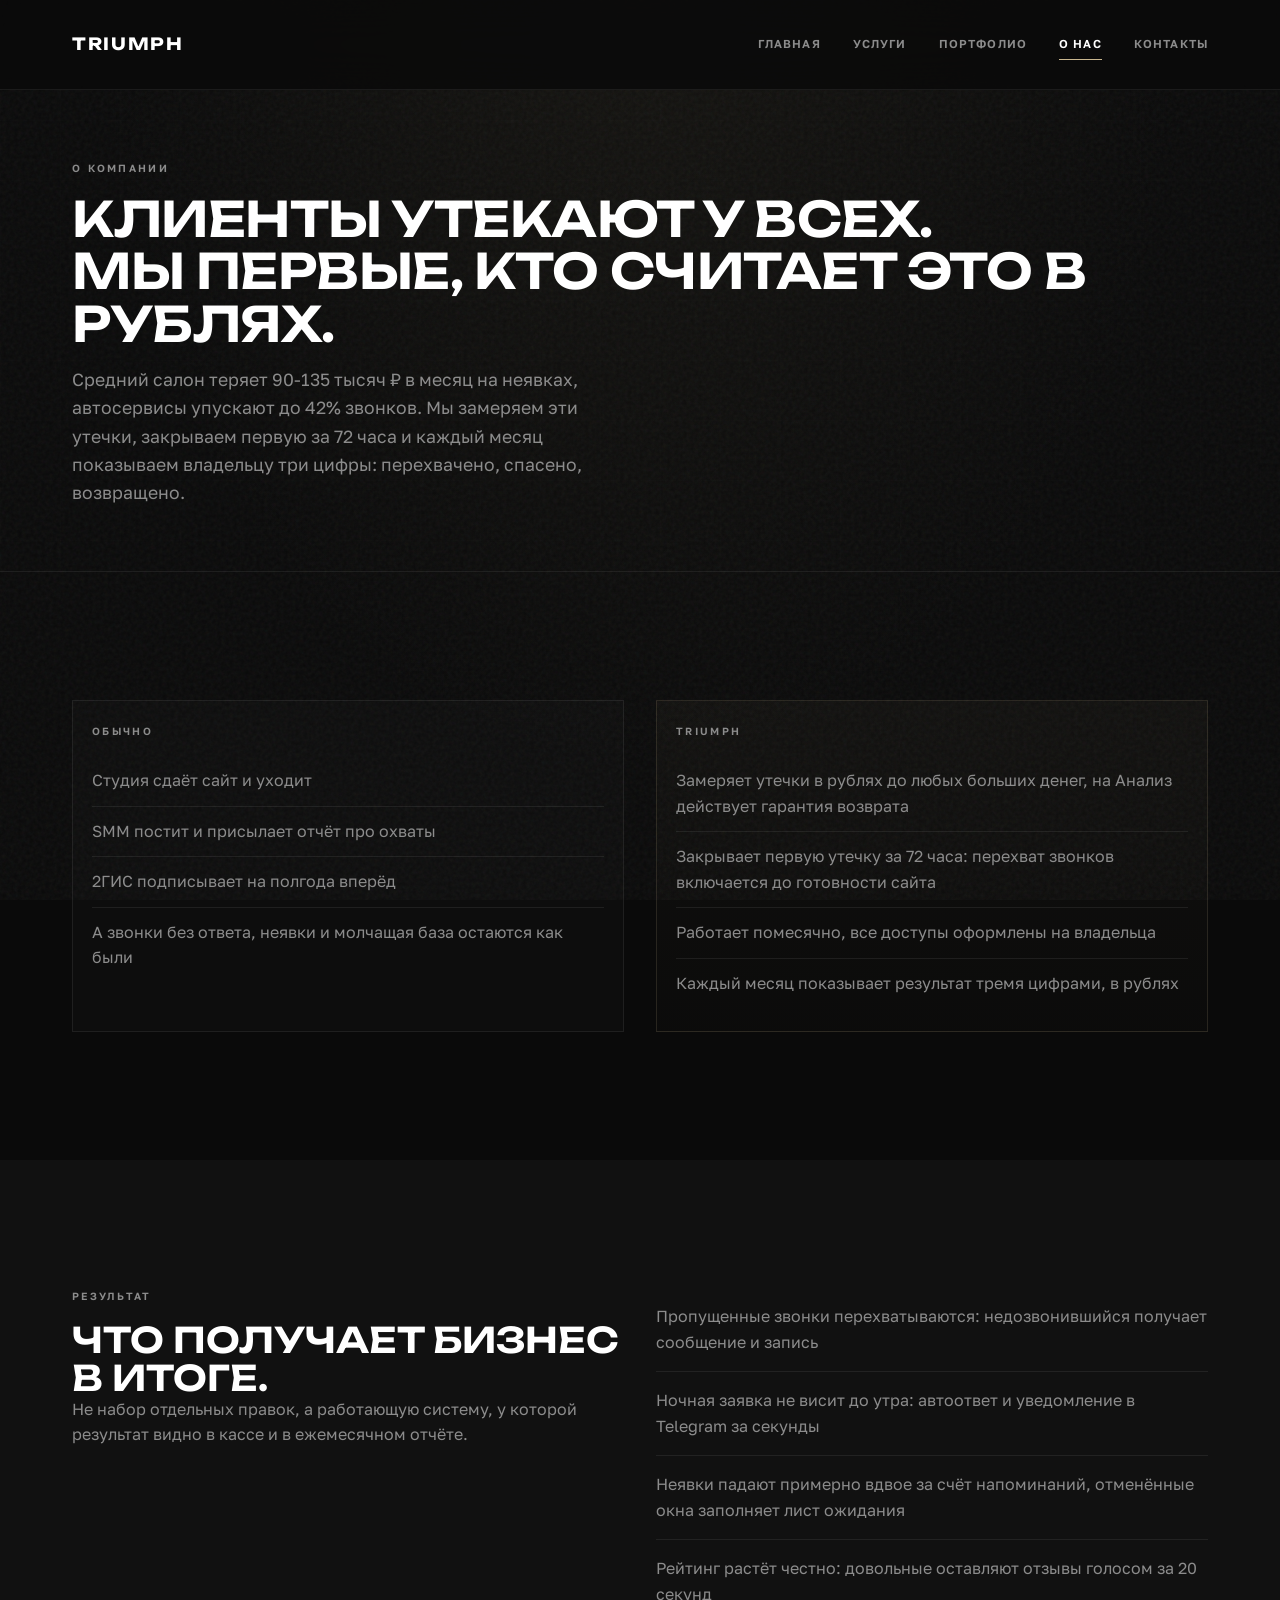
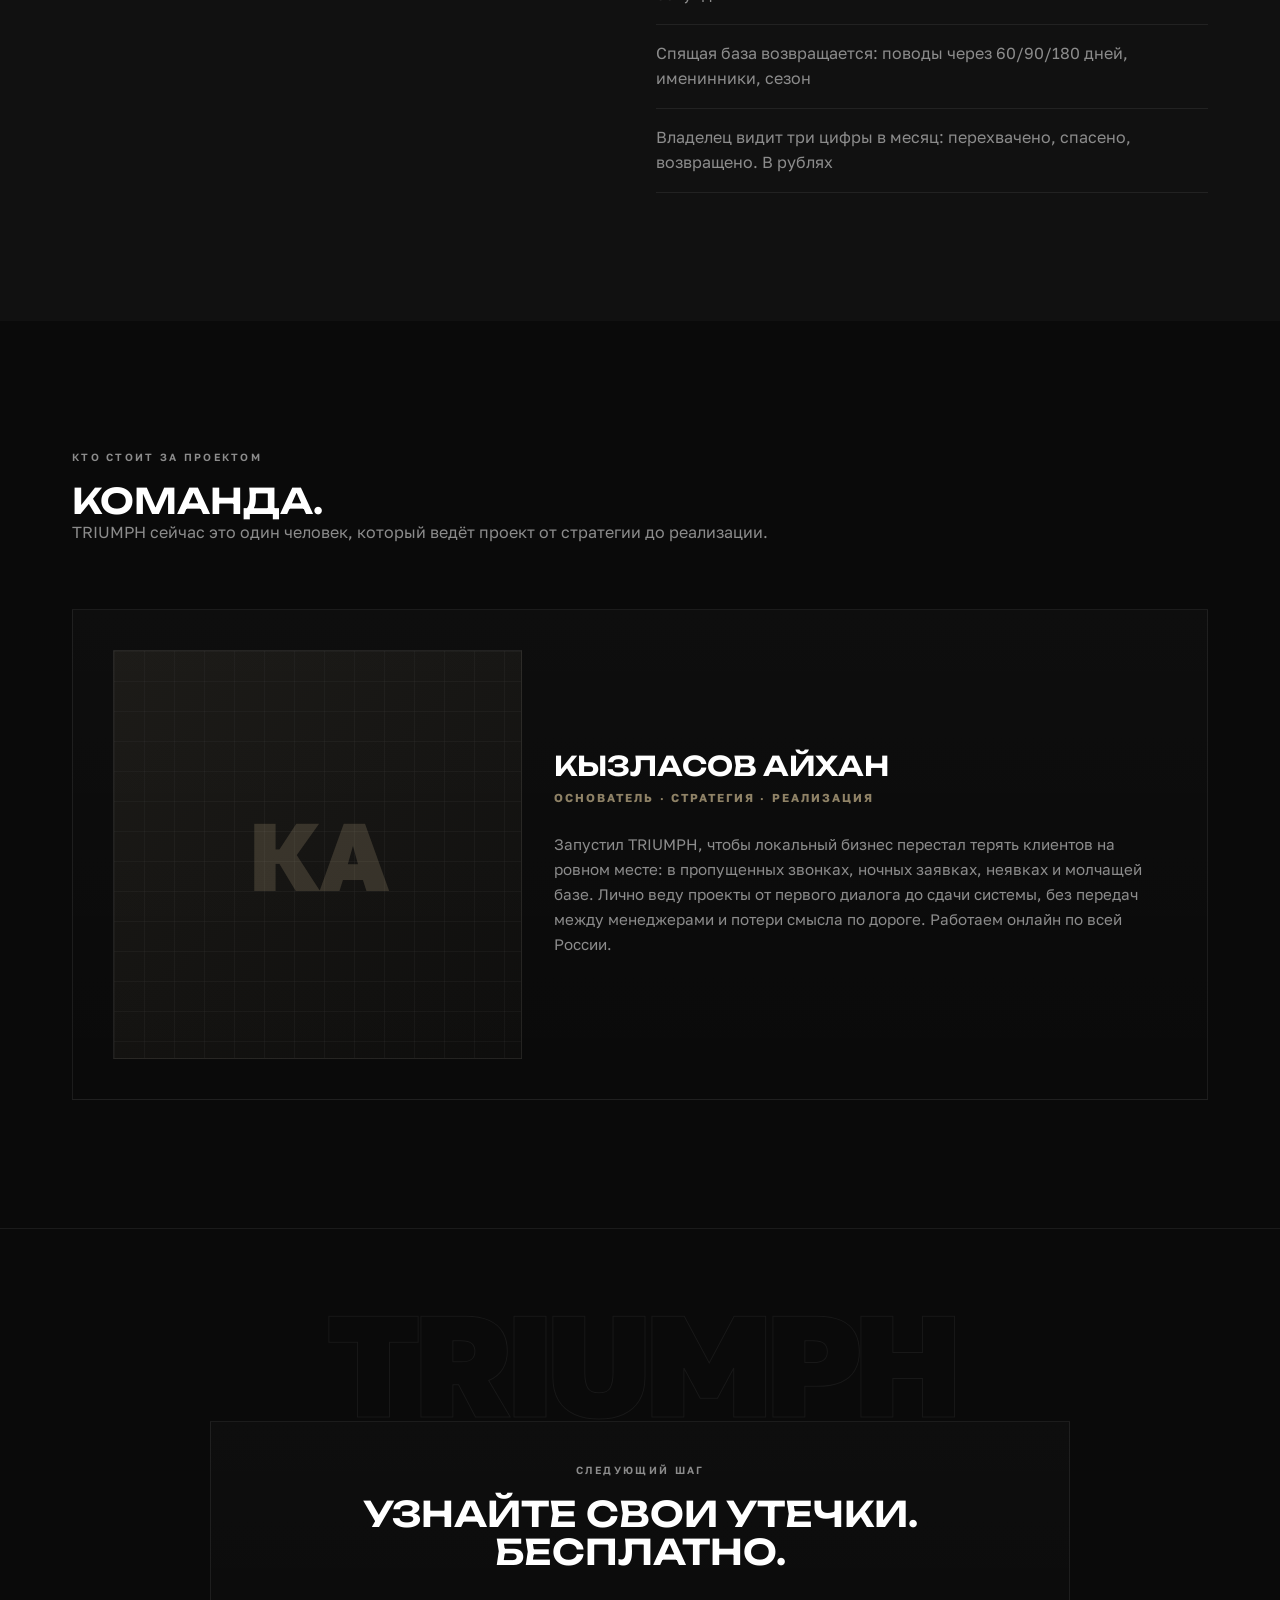
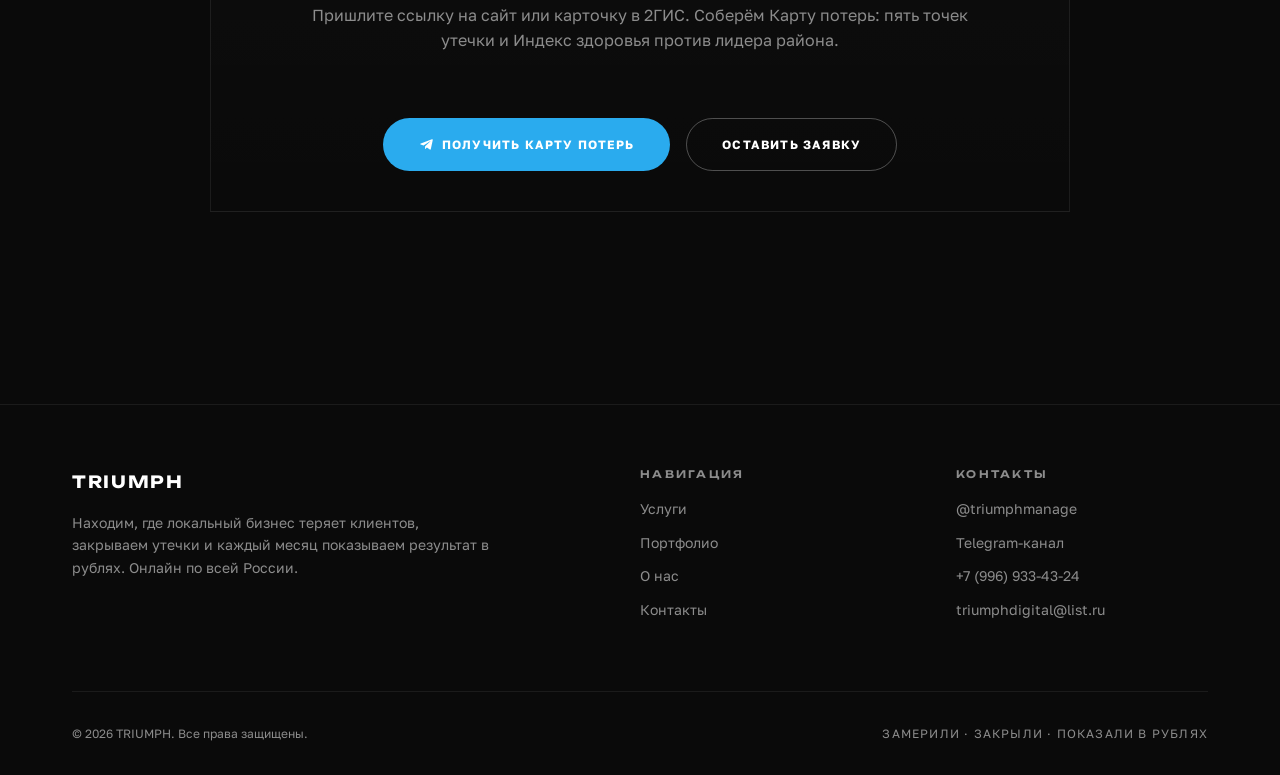
<file: about.html>
<!DOCTYPE html>
<html lang="ru">
<head>
  <meta charset="UTF-8">
  <meta name="viewport" content="width=device-width, initial-scale=1.0">
  <title>О нас | TRIUMPH: кто стоит за проектом</title>
  <meta name="description" content="TRIUMPH находит, где локальный бизнес теряет клиентов, закрывает утечки и показывает результат в рублях. Первая закрытая утечка за 72 часа, отчёт тремя цифрами каждый месяц, все доступы у владельца.">
  <meta name="robots" content="index,follow">
  <meta name="theme-color" content="#0a0a0a">
  <meta name="format-detection" content="telephone=no">
  <link rel="canonical" href="https://triumph-digital.ru/about.html">
  <meta property="og:type" content="website">
  <meta property="og:locale" content="ru_RU">
  <meta property="og:site_name" content="TRIUMPH">
  <meta property="og:title" content="О нас | TRIUMPH">
  <meta property="og:description" content="TRIUMPH находит, где локальный бизнес теряет клиентов, закрывает утечки и показывает результат в рублях. Отчёт тремя цифрами каждый месяц.">
  <meta property="og:url" content="https://triumph-digital.ru/about.html">
  <meta property="og:image" content="https://triumph-digital.ru/og-image.png">
  <meta property="og:image:width" content="1200">
  <meta property="og:image:height" content="630">
  <meta name="twitter:card" content="summary_large_image">
  <meta name="twitter:title" content="О нас | TRIUMPH">
  <meta name="twitter:description" content="TRIUMPH находит, где локальный бизнес теряет клиентов, закрывает утечки и показывает результат в рублях. Отчёт тремя цифрами каждый месяц.">
  <meta name="twitter:image" content="https://triumph-digital.ru/og-image.png">
  <link rel="icon" href="favicon.svg" type="image/svg+xml">
  <link rel="preconnect" href="https://fonts.googleapis.com">
  <link rel="preconnect" href="https://fonts.gstatic.com" crossorigin>
  <link rel="stylesheet" href="https://fonts.googleapis.com/css2?family=Unbounded:wght@500;600;700&family=Golos+Text:wght@400;500;600;700&display=swap">
  <link rel="stylesheet" href="css/style.css?v=8">
</head>
<body>
  <nav>
    <div class="container nav-inner">
      <a href="index.html" class="logo">TRIUMPH</a>
      <div class="nav-links" id="navLinks">
        <a href="index.html">Главная</a>
        <a href="services.html">Услуги</a>
        <a href="portfolio.html">Портфолио</a>
        <a href="about.html" class="active">О нас</a>
        <a href="contact.html">Контакты</a>
      </div>
      <button class="burger" id="burger" aria-label="Меню"><span></span><span></span><span></span></button>
    </div>
  </nav>

  <main>
    <section class="page-hero">
      <div class="container">
        <span class="eyebrow">О компании</span>
        <h1 class="page-hero-title">КЛИЕНТЫ УТЕКАЮТ У ВСЕХ.<br>МЫ ПЕРВЫЕ, КТО СЧИТАЕТ ЭТО В РУБЛЯХ.</h1>
        <p class="page-hero-text">Средний салон теряет 90-135 тысяч ₽ в месяц на неявках, автосервисы упускают до 42% звонков. Мы замеряем эти утечки, закрываем первую за 72 часа и каждый месяц показываем владельцу три цифры: перехвачено, спасено, возвращено.</p>
      </div>
    </section>

    <section>
      <div class="container">
        <div class="why-compare">
          <div class="why-box left reveal">
            <span class="eyebrow">Обычно</span>
            <ul class="text-body">
              <li>Студия сдаёт сайт и уходит</li>
              <li>SMM постит и присылает отчёт про охваты</li>
              <li>2ГИС подписывает на полгода вперёд</li>
              <li>А звонки без ответа, неявки и молчащая база остаются как были</li>
            </ul>
          </div>
          <div class="why-box right reveal reveal-delay-1">
            <span class="eyebrow">TRIUMPH</span>
            <ul class="text-body">
              <li>Замеряет утечки в рублях до любых больших денег, на Анализ действует гарантия возврата</li>
              <li>Закрывает первую утечку за 72 часа: перехват звонков включается до готовности сайта</li>
              <li>Работает помесячно, все доступы оформлены на владельца</li>
              <li>Каждый месяц показывает результат тремя цифрами, в рублях</li>
            </ul>
          </div>
        </div>
      </div>
    </section>

    <section class="problem-section">
      <div class="container grid-2" style="align-items: start;">
        <div class="reveal">
          <div class="section-header left">
            <span class="eyebrow">Результат</span>
            <h2 class="text-h2">ЧТО ПОЛУЧАЕТ БИЗНЕС В ИТОГЕ.</h2>
            <p class="text-body">Не набор отдельных правок, а работающую систему, у которой результат видно в кассе и в ежемесячном отчёте.</p>
          </div>
        </div>
        <div class="reveal reveal-delay-1">
          <ul class="results-list text-body">
            <li>Пропущенные звонки перехватываются: недозвонившийся получает сообщение и запись</li>
            <li>Ночная заявка не висит до утра: автоответ и уведомление в Telegram за секунды</li>
            <li>Неявки падают примерно вдвое за счёт напоминаний, отменённые окна заполняет лист ожидания</li>
            <li>Рейтинг растёт честно: довольные оставляют отзывы голосом за 20 секунд</li>
            <li>Спящая база возвращается: поводы через 60/90/180 дней, именинники, сезон</li>
            <li>Владелец видит три цифры в месяц: перехвачено, спасено, возвращено. В рублях</li>
          </ul>
        </div>
      </div>
    </section>

    <section>
      <div class="container">
        <div class="section-header left reveal">
          <span class="eyebrow">Кто стоит за проектом</span>
          <h2 class="text-h2">КОМАНДА.</h2>
          <p class="text-body">TRIUMPH сейчас это один человек, который ведёт проект от стратегии до реализации.</p>
        </div>
        <div class="founder-card reveal reveal-delay-1">
          <div class="founder-portrait">
            <span>КА</span>
          </div>
          <div>
            <h3 class="founder-name">Кызласов Айхан</h3>
            <span class="founder-role">Основатель · Стратегия · Реализация</span>
            <p class="founder-bio">
              Запустил TRIUMPH, чтобы локальный бизнес перестал терять клиентов на ровном месте: в пропущенных звонках, ночных заявках, неявках и молчащей базе. Лично веду проекты от первого диалога до сдачи системы, без передач между менеджерами и потери смысла по дороге. Работаем онлайн по всей России.
            </p>
          </div>
        </div>
      </div>
    </section>

    <section class="final-cta">
      <div class="container">
        <div class="final-cta-inner reveal">
          <span class="eyebrow">Следующий шаг</span>
          <h2 class="text-h2" style="margin-bottom: var(--space-md);">УЗНАЙТЕ СВОИ УТЕЧКИ. БЕСПЛАТНО.</h2>
          <p class="text-body" style="max-width: 680px; margin: 0 auto var(--space-lg);">
            Пришлите ссылку на сайт или карточку в 2ГИС. Соберём Карту потерь: пять точек утечки и Индекс здоровья против лидера района.
          </p>
          <div class="hero-actions" style="justify-content:center;">
            <a href="https://t.me/triumphmanage" class="btn btn-telegram" target="_blank" rel="noopener"><svg viewBox="0 0 24 24"><path d="M20.665 3.717l-17.73 6.837c-1.21.486-1.203 1.161-.222 1.462l4.552 1.42 10.532-6.645c.498-.303.953-.14.579.192l-8.533 7.701h-.002l.002.001-.314 4.692c.46 0 .663-.211.921-.46l2.211-2.15 4.599 3.397c.848.467 1.457.227 1.668-.785l3.019-14.228c.309-1.239-.473-1.8-1.282-1.434z"/></svg>Получить Карту потерь</a>
            <a href="contact.html" class="btn btn-outline">Оставить заявку</a>
          </div>
        </div>
      </div>
    </section>
  </main>

  <footer>
    <div class="container">
      <div class="footer-grid">
        <div class="footer-col">
          <a href="index.html" class="logo" style="display:block; margin-bottom: var(--space-sm);">TRIUMPH</a>
          <p class="text-body-sm footer-lead">Находим, где локальный бизнес теряет клиентов, закрываем утечки и каждый месяц показываем результат в рублях. Онлайн по всей России.</p>
        </div>
        <div class="footer-col">
          <h5 class="eyebrow">Навигация</h5>
          <ul class="text-body-sm">
            <li><a href="services.html">Услуги</a></li>
            <li><a href="portfolio.html">Портфолио</a></li>
            <li><a href="about.html">О нас</a></li>
            <li><a href="contact.html">Контакты</a></li>
          </ul>
        </div>
        <div class="footer-col">
          <h5 class="eyebrow">Контакты</h5>
          <ul class="text-body-sm">
            <li><a href="https://t.me/triumphmanage" target="_blank" rel="noopener">@triumphmanage</a></li>
            <li><a href="https://t.me/triumphdigital" target="_blank" rel="noopener">Telegram-канал</a></li>
            <li><a href="tel:+79969334324">+7 (996) 933-43-24</a></li>
            <li><a href="mailto:triumphdigital@list.ru">triumphdigital@list.ru</a></li>
          </ul>
        </div>
      </div>
      <div class="footer-bottom">
        <span>&copy; 2026 TRIUMPH. Все права защищены.</span>
        <span style="letter-spacing: 0.1em; text-transform: uppercase;">Замерили · Закрыли · Показали в рублях</span>
      </div>
    </div>
  </footer>

  <script src="js/main.js?v=8" defer></script>
</body>
</html>
</file>
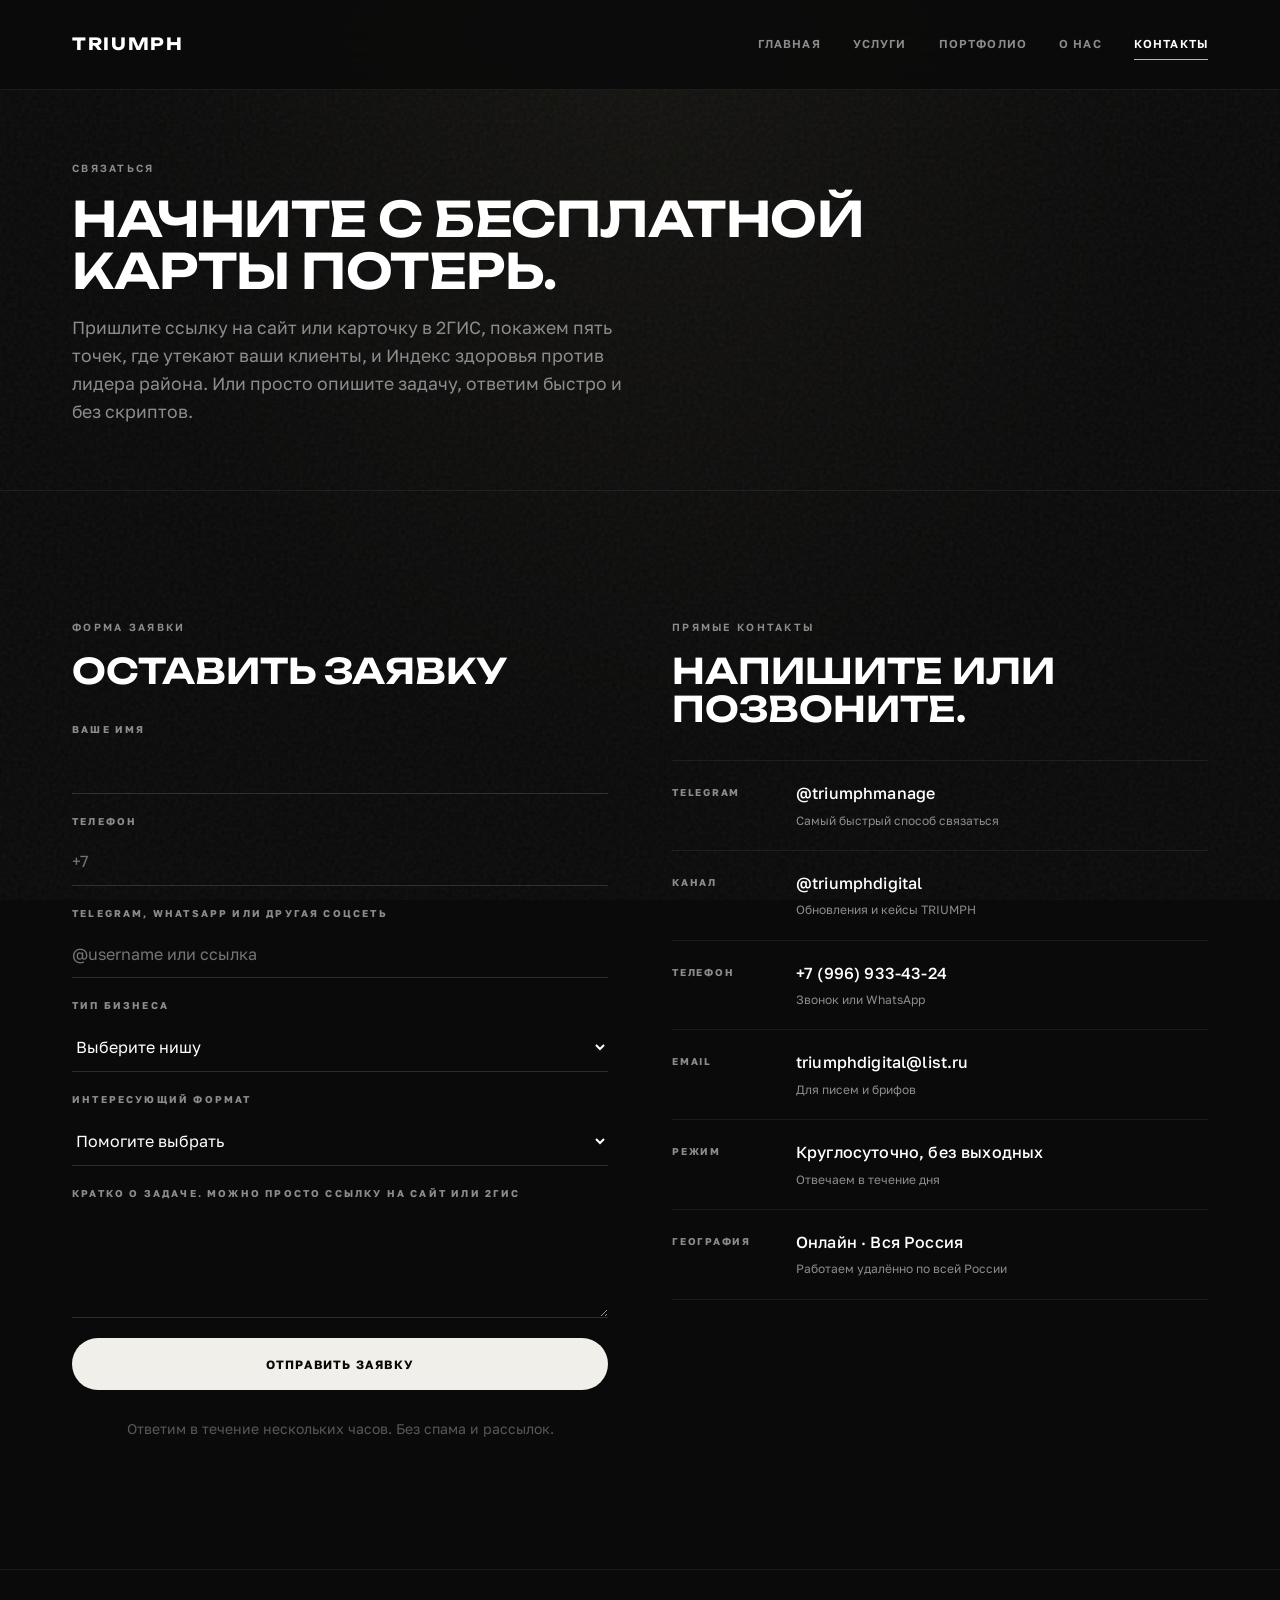
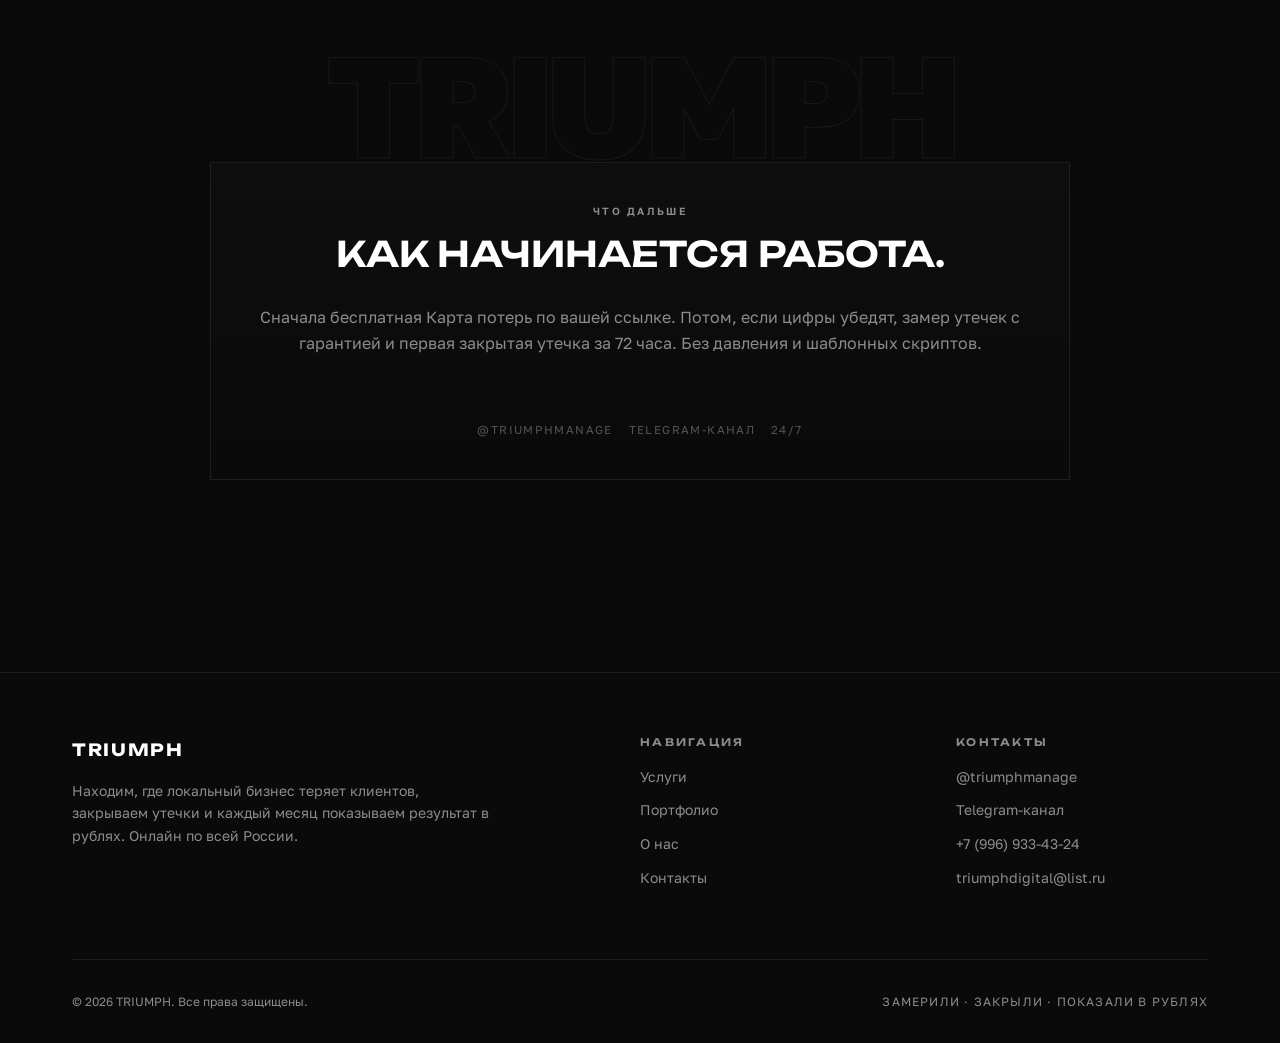
<file: contact.html>
<!DOCTYPE html>
<html lang="ru">
<head>
  <meta charset="UTF-8">
  <meta name="viewport" content="width=device-width, initial-scale=1.0">
  <title>Контакты TRIUMPH | Получить Карту потерь</title>
  <meta name="description" content="Напишите или оставьте заявку в TRIUMPH. Пришлите ссылку на сайт или карточку в 2ГИС, соберём бесплатную Карту потерь: пять точек утечки и Индекс здоровья против лидера района. Отвечаем за минуты, без скриптов.">
  <meta name="robots" content="index,follow">
  <meta name="theme-color" content="#0a0a0a">
  <meta name="format-detection" content="telephone=no">
  <link rel="canonical" href="https://triumph-digital.ru/contact.html">
  <meta property="og:type" content="website">
  <meta property="og:locale" content="ru_RU">
  <meta property="og:site_name" content="TRIUMPH">
  <meta property="og:title" content="Контакты TRIUMPH">
  <meta property="og:description" content="Оставьте заявку или напишите напрямую. Бесплатная Карта потерь по ссылке на ваш сайт или карточку в 2ГИС. Отвечаем за минуты.">
  <meta property="og:url" content="https://triumph-digital.ru/contact.html">
  <meta property="og:image" content="https://triumph-digital.ru/og-image.png">
  <meta property="og:image:width" content="1200">
  <meta property="og:image:height" content="630">
  <meta name="twitter:card" content="summary_large_image">
  <meta name="twitter:title" content="Контакты TRIUMPH">
  <meta name="twitter:description" content="Оставьте заявку или напишите напрямую. Бесплатная Карта потерь по ссылке на ваш сайт или карточку в 2ГИС. Отвечаем за минуты.">
  <meta name="twitter:image" content="https://triumph-digital.ru/og-image.png">
  <link rel="icon" href="favicon.svg" type="image/svg+xml">
  <link rel="preconnect" href="https://fonts.googleapis.com">
  <link rel="preconnect" href="https://fonts.gstatic.com" crossorigin>
  <link rel="stylesheet" href="https://fonts.googleapis.com/css2?family=Unbounded:wght@500;600;700&family=Golos+Text:wght@400;500;600;700&display=swap">
  <link rel="stylesheet" href="css/style.css?v=8">
</head>
<body>
  <nav>
    <div class="container nav-inner">
      <a href="index.html" class="logo">TRIUMPH</a>
      <div class="nav-links" id="navLinks">
        <a href="index.html">Главная</a>
        <a href="services.html">Услуги</a>
        <a href="portfolio.html">Портфолио</a>
        <a href="about.html">О нас</a>
        <a href="contact.html" class="active">Контакты</a>
      </div>
      <button class="burger" id="burger" aria-label="Меню"><span></span><span></span><span></span></button>
    </div>
  </nav>

  <main>
    <section class="page-hero">
      <div class="container">
        <span class="eyebrow">Связаться</span>
        <h1 class="page-hero-title">НАЧНИТЕ С БЕСПЛАТНОЙ<br>КАРТЫ ПОТЕРЬ.</h1>
        <p class="page-hero-text">Пришлите ссылку на сайт или карточку в 2ГИС, покажем пять точек, где утекают ваши клиенты, и Индекс здоровья против лидера района. Или просто опишите задачу, ответим быстро и без скриптов.</p>
      </div>
    </section>

    <section>
      <div class="container">
        <div class="contact-grid">
          <div class="reveal">
            <span class="eyebrow">Форма заявки</span>
            <h2 class="text-h2" style="margin-bottom: var(--space-md);">ОСТАВИТЬ ЗАЯВКУ</h2>
            <form class="contact-form" id="contactForm" novalidate>
              <div aria-hidden="true" style="position:absolute;left:-9999px;top:-9999px;width:1px;height:1px;overflow:hidden;">
                <label for="company">Не заполняйте это поле</label>
                <input type="text" id="company" name="company" tabindex="-1" autocomplete="off">
              </div>
              <div class="form-group">
                <label for="name">Ваше имя</label>
                <input type="text" id="name" name="name" required>
                <span class="form-error" id="nameError">Введите имя</span>
              </div>
              <div class="form-group">
                <label for="phone">Телефон</label>
                <input type="tel" id="phone" name="phone" placeholder="+7" required>
                <span class="form-error" id="phoneError">Введите телефон</span>
              </div>
              <div class="form-group">
                <label for="social">Telegram, WhatsApp или другая соцсеть</label>
                <input type="text" id="social" name="social" placeholder="@username или ссылка">
              </div>
              <div class="form-group">
                <label for="business">Тип бизнеса</label>
                <select id="business" name="business">
                  <option value="">Выберите нишу</option>
                  <option value="beauty">Салон красоты / эстетика</option>
                  <option value="detailing">Детейлинг</option>
                  <option value="auto">Автосервис</option>
                  <option value="other">Другое</option>
                </select>
              </div>
              <div class="form-group">
                <label for="package">Интересующий формат</label>
                <select id="package" name="package">
                  <option value="">Помогите выбрать</option>
                  <option value="map">Карта потерь (бесплатно)</option>
                  <option value="analysis">Анализ, 12 000 ₽, с гарантией</option>
                  <option value="base">Основа, 39 000 ₽</option>
                  <option value="system">Система, 99 000 ₽</option>
                  <option value="support">Сопровождение, 29 000 ₽/мес</option>
                </select>
              </div>
              <div class="form-group">
                <label for="message">Кратко о задаче. Можно просто ссылку на сайт или 2ГИС</label>
                <textarea id="message" name="message" rows="4"></textarea>
              </div>
              <button type="submit" class="btn btn-primary" id="submitBtn" style="width:100%;">Отправить заявку</button>
              <p class="text-body-sm" style="margin-top: 0.5rem; text-align: center; opacity: 0.6;">Ответим в течение нескольких часов. Без спама и рассылок.</p>
              <div class="form-success" id="formSuccess">Заявка отправлена. Свяжемся в ближайшее время.</div>
            </form>
          </div>

          <div class="reveal reveal-delay-1">
            <span class="eyebrow">Прямые контакты</span>
            <h2 class="text-h2" style="margin-bottom: var(--space-md);">НАПИШИТЕ ИЛИ ПОЗВОНИТЕ.</h2>
            <ul class="contact-info-list">
              <li class="contact-info-item">
                <span class="contact-info-label">Telegram</span>
                <span class="contact-info-value">
                  <a href="https://t.me/triumphmanage" target="_blank" rel="noopener">@triumphmanage</a>
                  <small>Самый быстрый способ связаться</small>
                </span>
              </li>
              <li class="contact-info-item">
                <span class="contact-info-label">Канал</span>
                <span class="contact-info-value">
                  <a href="https://t.me/triumphdigital" target="_blank" rel="noopener">@triumphdigital</a>
                  <small>Обновления и кейсы TRIUMPH</small>
                </span>
              </li>
              <li class="contact-info-item">
                <span class="contact-info-label">Телефон</span>
                <span class="contact-info-value">
                  <a href="tel:+79969334324">+7 (996) 933-43-24</a>
                  <small>Звонок или WhatsApp</small>
                </span>
              </li>
              <li class="contact-info-item">
                <span class="contact-info-label">Email</span>
                <span class="contact-info-value">
                  <a href="mailto:triumphdigital@list.ru">triumphdigital@list.ru</a>
                  <small>Для писем и брифов</small>
                </span>
              </li>
              <li class="contact-info-item">
                <span class="contact-info-label">Режим</span>
                <span class="contact-info-value">
                  Круглосуточно, без выходных
                  <small>Отвечаем в течение дня</small>
                </span>
              </li>
              <li class="contact-info-item">
                <span class="contact-info-label">География</span>
                <span class="contact-info-value">
                  Онлайн · Вся Россия
                  <small>Работаем удалённо по всей России</small>
                </span>
              </li>
            </ul>
          </div>
        </div>
      </div>
    </section>

    <section class="final-cta">
      <div class="container">
        <div class="final-cta-inner reveal">
          <span class="eyebrow">Что дальше</span>
          <h2 class="text-h2" style="margin-bottom: var(--space-md);">КАК НАЧИНАЕТСЯ РАБОТА.</h2>
          <p class="text-body" style="max-width: 760px; margin: 0 auto var(--space-lg);">
            Сначала бесплатная Карта потерь по вашей ссылке. Потом, если цифры убедят, замер утечек с гарантией и первая закрытая утечка за 72 часа. Без давления и шаблонных скриптов.
          </p>
          <div class="final-cta-note">
            <span>@triumphmanage</span>
            <span>Telegram-канал</span>
            <span>24/7</span>
          </div>
        </div>
      </div>
    </section>
  </main>

  <footer>
    <div class="container">
      <div class="footer-grid">
        <div class="footer-col">
          <a href="index.html" class="logo" style="display:block; margin-bottom: var(--space-sm);">TRIUMPH</a>
          <p class="text-body-sm footer-lead">Находим, где локальный бизнес теряет клиентов, закрываем утечки и каждый месяц показываем результат в рублях. Онлайн по всей России.</p>
        </div>
        <div class="footer-col">
          <h5 class="eyebrow">Навигация</h5>
          <ul class="text-body-sm">
            <li><a href="services.html">Услуги</a></li>
            <li><a href="portfolio.html">Портфолио</a></li>
            <li><a href="about.html">О нас</a></li>
            <li><a href="contact.html">Контакты</a></li>
          </ul>
        </div>
        <div class="footer-col">
          <h5 class="eyebrow">Контакты</h5>
          <ul class="text-body-sm">
            <li><a href="https://t.me/triumphmanage" target="_blank" rel="noopener">@triumphmanage</a></li>
            <li><a href="https://t.me/triumphdigital" target="_blank" rel="noopener">Telegram-канал</a></li>
            <li><a href="tel:+79969334324">+7 (996) 933-43-24</a></li>
            <li><a href="mailto:triumphdigital@list.ru">triumphdigital@list.ru</a></li>
          </ul>
        </div>
      </div>
      <div class="footer-bottom">
        <span>&copy; 2026 TRIUMPH. Все права защищены.</span>
        <span style="letter-spacing: 0.1em; text-transform: uppercase;">Замерили · Закрыли · Показали в рублях</span>
      </div>
    </div>
  </footer>

  <script src="js/main.js?v=8" defer></script>
</body>
</html>
</file>
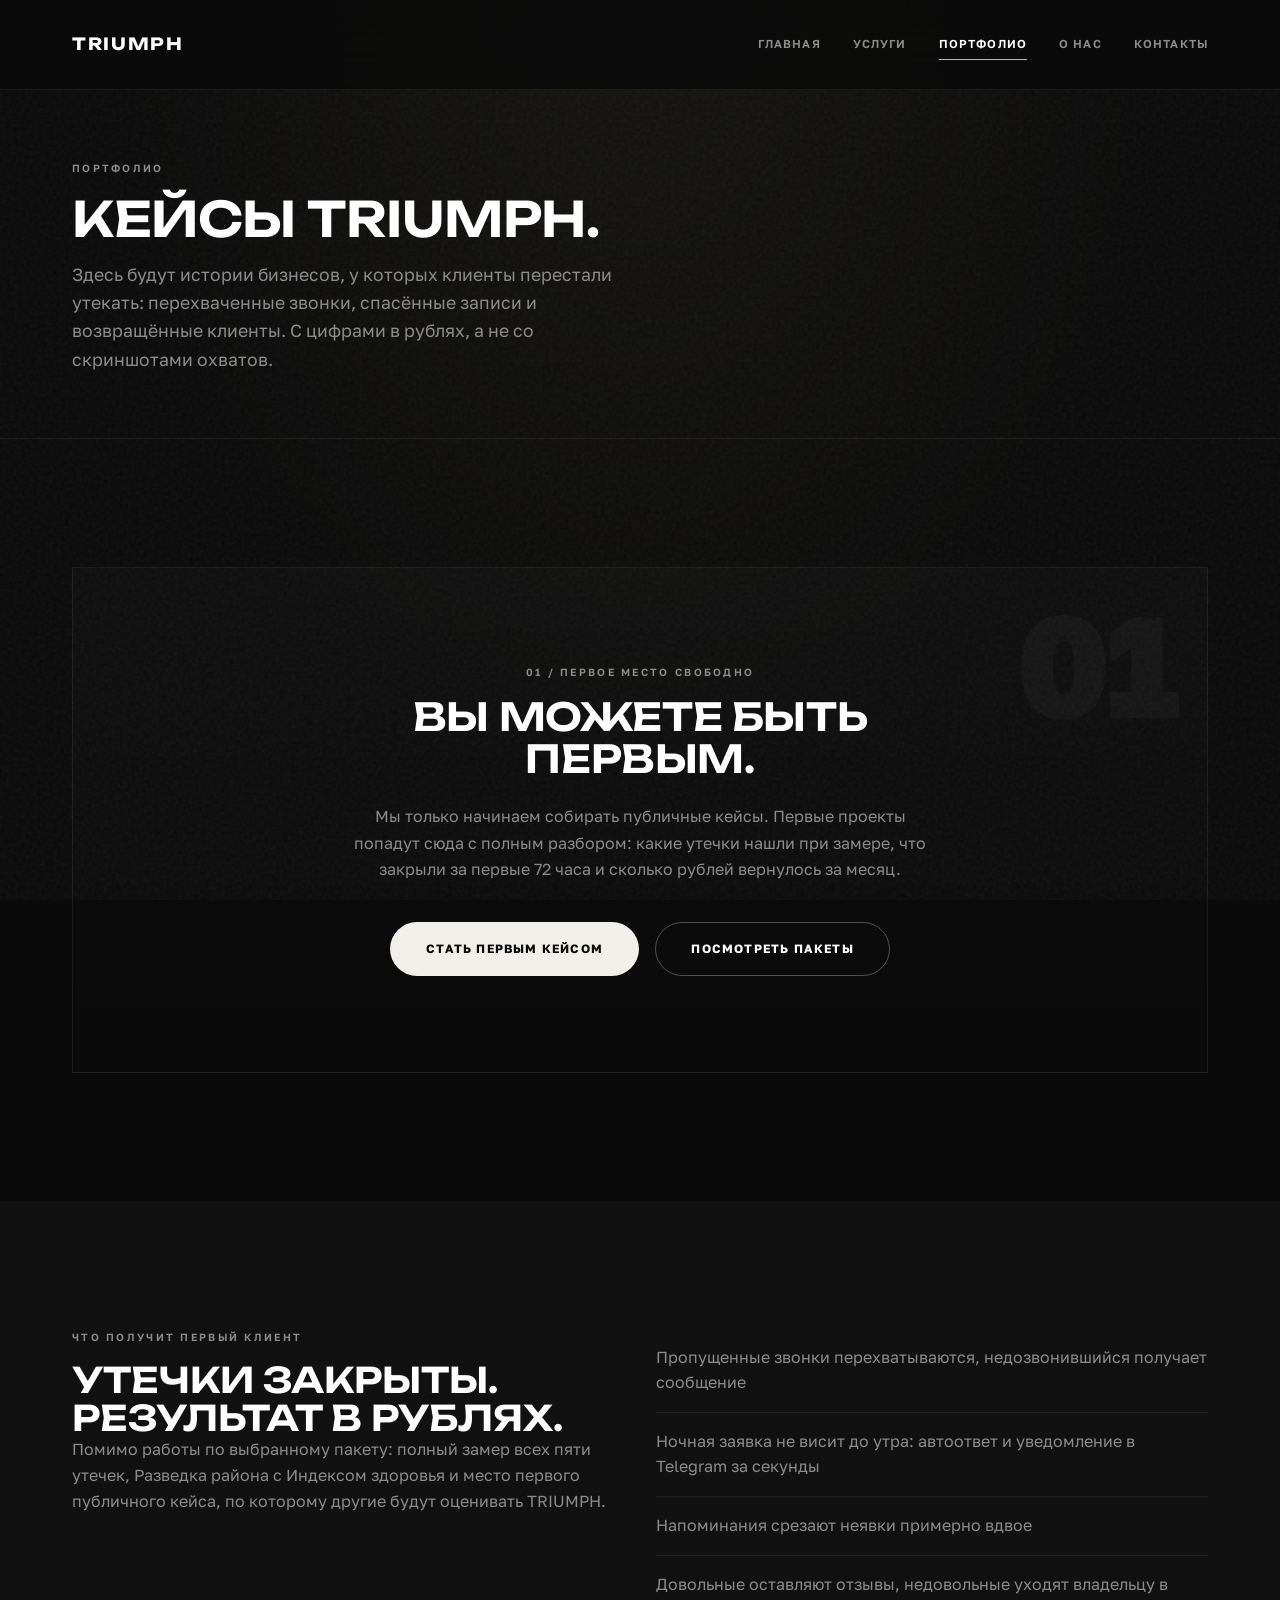
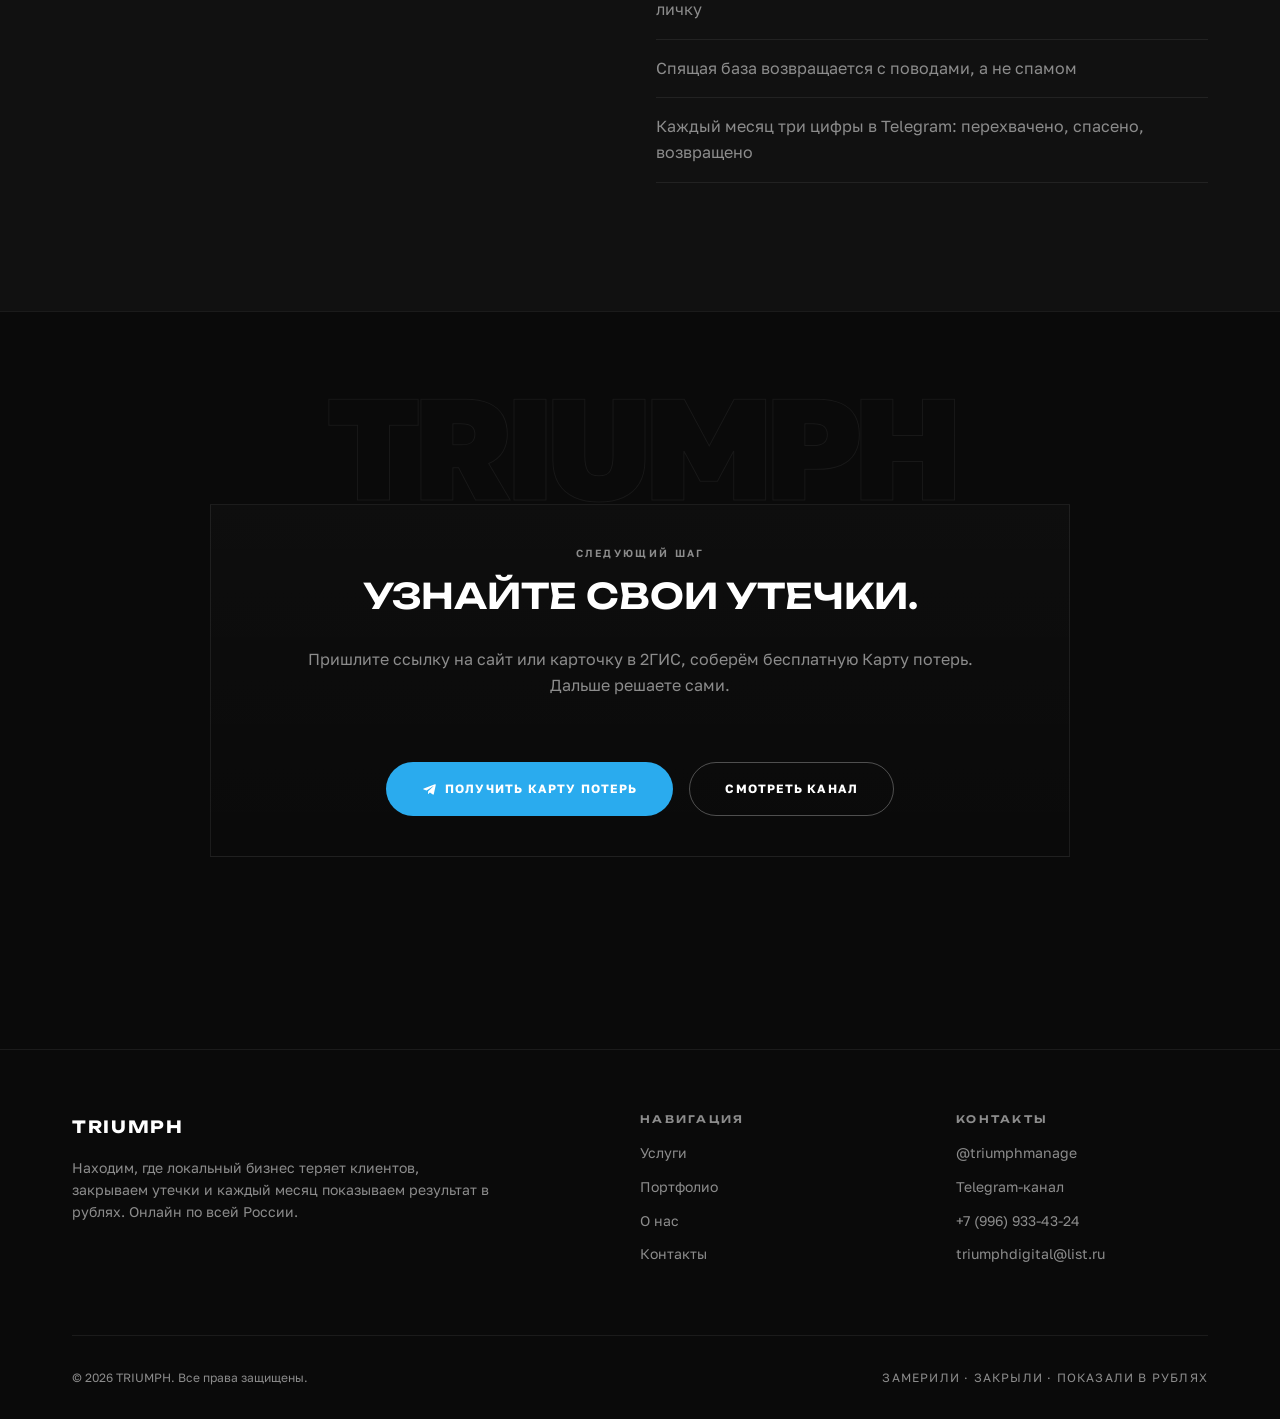
<file: portfolio.html>
<!DOCTYPE html>
<html lang="ru">
<head>
  <meta charset="UTF-8">
  <meta name="viewport" content="width=device-width, initial-scale=1.0">
  <title>Портфолио TRIUMPH | Кейсы и результаты</title>
  <meta name="description" content="Кейсы TRIUMPH: как локальный бизнес закрывает утечки клиентов. Перехваченные звонки, спасённые записи, возвращённые клиенты, всё в рублях. Станьте первым кейсом.">
  <meta name="robots" content="index,follow">
  <meta name="theme-color" content="#0a0a0a">
  <meta name="format-detection" content="telephone=no">
  <link rel="canonical" href="https://triumph-digital.ru/portfolio.html">
  <meta property="og:type" content="website">
  <meta property="og:locale" content="ru_RU">
  <meta property="og:site_name" content="TRIUMPH">
  <meta property="og:title" content="Портфолио TRIUMPH">
  <meta property="og:description" content="Кейсы TRIUMPH: закрытые утечки клиентов в рублях. Перехваченные звонки, спасённые записи, возвращённые клиенты.">
  <meta property="og:url" content="https://triumph-digital.ru/portfolio.html">
  <meta property="og:image" content="https://triumph-digital.ru/og-image.png">
  <meta property="og:image:width" content="1200">
  <meta property="og:image:height" content="630">
  <meta name="twitter:card" content="summary_large_image">
  <meta name="twitter:title" content="Портфолио TRIUMPH">
  <meta name="twitter:description" content="Кейсы TRIUMPH: закрытые утечки клиентов в рублях. Перехваченные звонки, спасённые записи, возвращённые клиенты.">
  <meta name="twitter:image" content="https://triumph-digital.ru/og-image.png">
  <link rel="icon" href="favicon.svg" type="image/svg+xml">
  <link rel="preconnect" href="https://fonts.googleapis.com">
  <link rel="preconnect" href="https://fonts.gstatic.com" crossorigin>
  <link rel="stylesheet" href="https://fonts.googleapis.com/css2?family=Unbounded:wght@500;600;700&family=Golos+Text:wght@400;500;600;700&display=swap">
  <link rel="stylesheet" href="css/style.css?v=8">
</head>
<body>
  <nav>
    <div class="container nav-inner">
      <a href="index.html" class="logo">TRIUMPH</a>
      <div class="nav-links" id="navLinks">
        <a href="index.html">Главная</a>
        <a href="services.html">Услуги</a>
        <a href="portfolio.html" class="active">Портфолио</a>
        <a href="about.html">О нас</a>
        <a href="contact.html">Контакты</a>
      </div>
      <button class="burger" id="burger" aria-label="Меню"><span></span><span></span><span></span></button>
    </div>
  </nav>

  <main>
    <section class="page-hero">
      <div class="container">
        <span class="eyebrow">Портфолио</span>
        <h1 class="page-hero-title">КЕЙСЫ TRIUMPH.</h1>
        <p class="page-hero-text">Здесь будут истории бизнесов, у которых клиенты перестали утекать: перехваченные звонки, спасённые записи и возвращённые клиенты. С цифрами в рублях, а не со скриншотами охватов.</p>
      </div>
    </section>

    <section>
      <div class="container">
        <div class="portfolio-empty reveal">
          <div class="portfolio-empty-content">
            <span class="eyebrow">01 / Первое место свободно</span>
            <h2 class="portfolio-empty-title">ВЫ МОЖЕТЕ БЫТЬ ПЕРВЫМ.</h2>
            <p class="portfolio-empty-text">
              Мы только начинаем собирать публичные кейсы. Первые проекты попадут сюда с полным разбором: какие утечки нашли при замере, что закрыли за первые 72 часа и сколько рублей вернулось за месяц.
            </p>
            <div class="hero-actions" style="justify-content: center; margin-top: 0;">
              <a href="contact.html" class="btn btn-primary">Стать первым кейсом</a>
              <a href="services.html" class="btn btn-outline">Посмотреть пакеты</a>
            </div>
          </div>
        </div>
      </div>
    </section>

    <section class="problem-section">
      <div class="container grid-2" style="align-items: start;">
        <div class="reveal">
          <div class="section-header left">
            <span class="eyebrow">Что получит первый клиент</span>
            <h2 class="text-h2">УТЕЧКИ ЗАКРЫТЫ. РЕЗУЛЬТАТ В РУБЛЯХ.</h2>
            <p class="text-body">Помимо работы по выбранному пакету: полный замер всех пяти утечек, Разведка района с Индексом здоровья и место первого публичного кейса, по которому другие будут оценивать TRIUMPH.</p>
          </div>
        </div>
        <div class="reveal reveal-delay-1">
          <ul class="results-list text-body">
            <li>Пропущенные звонки перехватываются, недозвонившийся получает сообщение</li>
            <li>Ночная заявка не висит до утра: автоответ и уведомление в Telegram за секунды</li>
            <li>Напоминания срезают неявки примерно вдвое</li>
            <li>Довольные оставляют отзывы, недовольные уходят владельцу в личку</li>
            <li>Спящая база возвращается с поводами, а не спамом</li>
            <li>Каждый месяц три цифры в Telegram: перехвачено, спасено, возвращено</li>
          </ul>
        </div>
      </div>
    </section>

    <section class="final-cta">
      <div class="container">
        <div class="final-cta-inner reveal">
          <span class="eyebrow">Следующий шаг</span>
          <h2 class="text-h2" style="margin-bottom: var(--space-md);">УЗНАЙТЕ СВОИ УТЕЧКИ.</h2>
          <p class="text-body" style="max-width: 680px; margin: 0 auto var(--space-lg);">
            Пришлите ссылку на сайт или карточку в 2ГИС, соберём бесплатную Карту потерь. Дальше решаете сами.
          </p>
          <div class="hero-actions" style="justify-content:center;">
            <a href="https://t.me/triumphmanage" class="btn btn-telegram" target="_blank" rel="noopener"><svg viewBox="0 0 24 24"><path d="M20.665 3.717l-17.73 6.837c-1.21.486-1.203 1.161-.222 1.462l4.552 1.42 10.532-6.645c.498-.303.953-.14.579.192l-8.533 7.701h-.002l.002.001-.314 4.692c.46 0 .663-.211.921-.46l2.211-2.15 4.599 3.397c.848.467 1.457.227 1.668-.785l3.019-14.228c.309-1.239-.473-1.8-1.282-1.434z"/></svg>Получить Карту потерь</a>
            <a href="https://t.me/triumphdigital" class="btn btn-outline" target="_blank" rel="noopener">Смотреть канал</a>
          </div>
        </div>
      </div>
    </section>
  </main>

  <footer>
    <div class="container">
      <div class="footer-grid">
        <div class="footer-col">
          <a href="index.html" class="logo" style="display:block; margin-bottom: var(--space-sm);">TRIUMPH</a>
          <p class="text-body-sm footer-lead">Находим, где локальный бизнес теряет клиентов, закрываем утечки и каждый месяц показываем результат в рублях. Онлайн по всей России.</p>
        </div>
        <div class="footer-col">
          <h5 class="eyebrow">Навигация</h5>
          <ul class="text-body-sm">
            <li><a href="services.html">Услуги</a></li>
            <li><a href="portfolio.html">Портфолио</a></li>
            <li><a href="about.html">О нас</a></li>
            <li><a href="contact.html">Контакты</a></li>
          </ul>
        </div>
        <div class="footer-col">
          <h5 class="eyebrow">Контакты</h5>
          <ul class="text-body-sm">
            <li><a href="https://t.me/triumphmanage" target="_blank" rel="noopener">@triumphmanage</a></li>
            <li><a href="https://t.me/triumphdigital" target="_blank" rel="noopener">Telegram-канал</a></li>
            <li><a href="tel:+79969334324">+7 (996) 933-43-24</a></li>
            <li><a href="mailto:triumphdigital@list.ru">triumphdigital@list.ru</a></li>
          </ul>
        </div>
      </div>
      <div class="footer-bottom">
        <span>&copy; 2026 TRIUMPH. Все права защищены.</span>
        <span style="letter-spacing: 0.1em; text-transform: uppercase;">Замерили · Закрыли · Показали в рублях</span>
      </div>
    </div>
  </footer>

  <script src="js/main.js?v=8" defer></script>
</body>
</html>
</file>
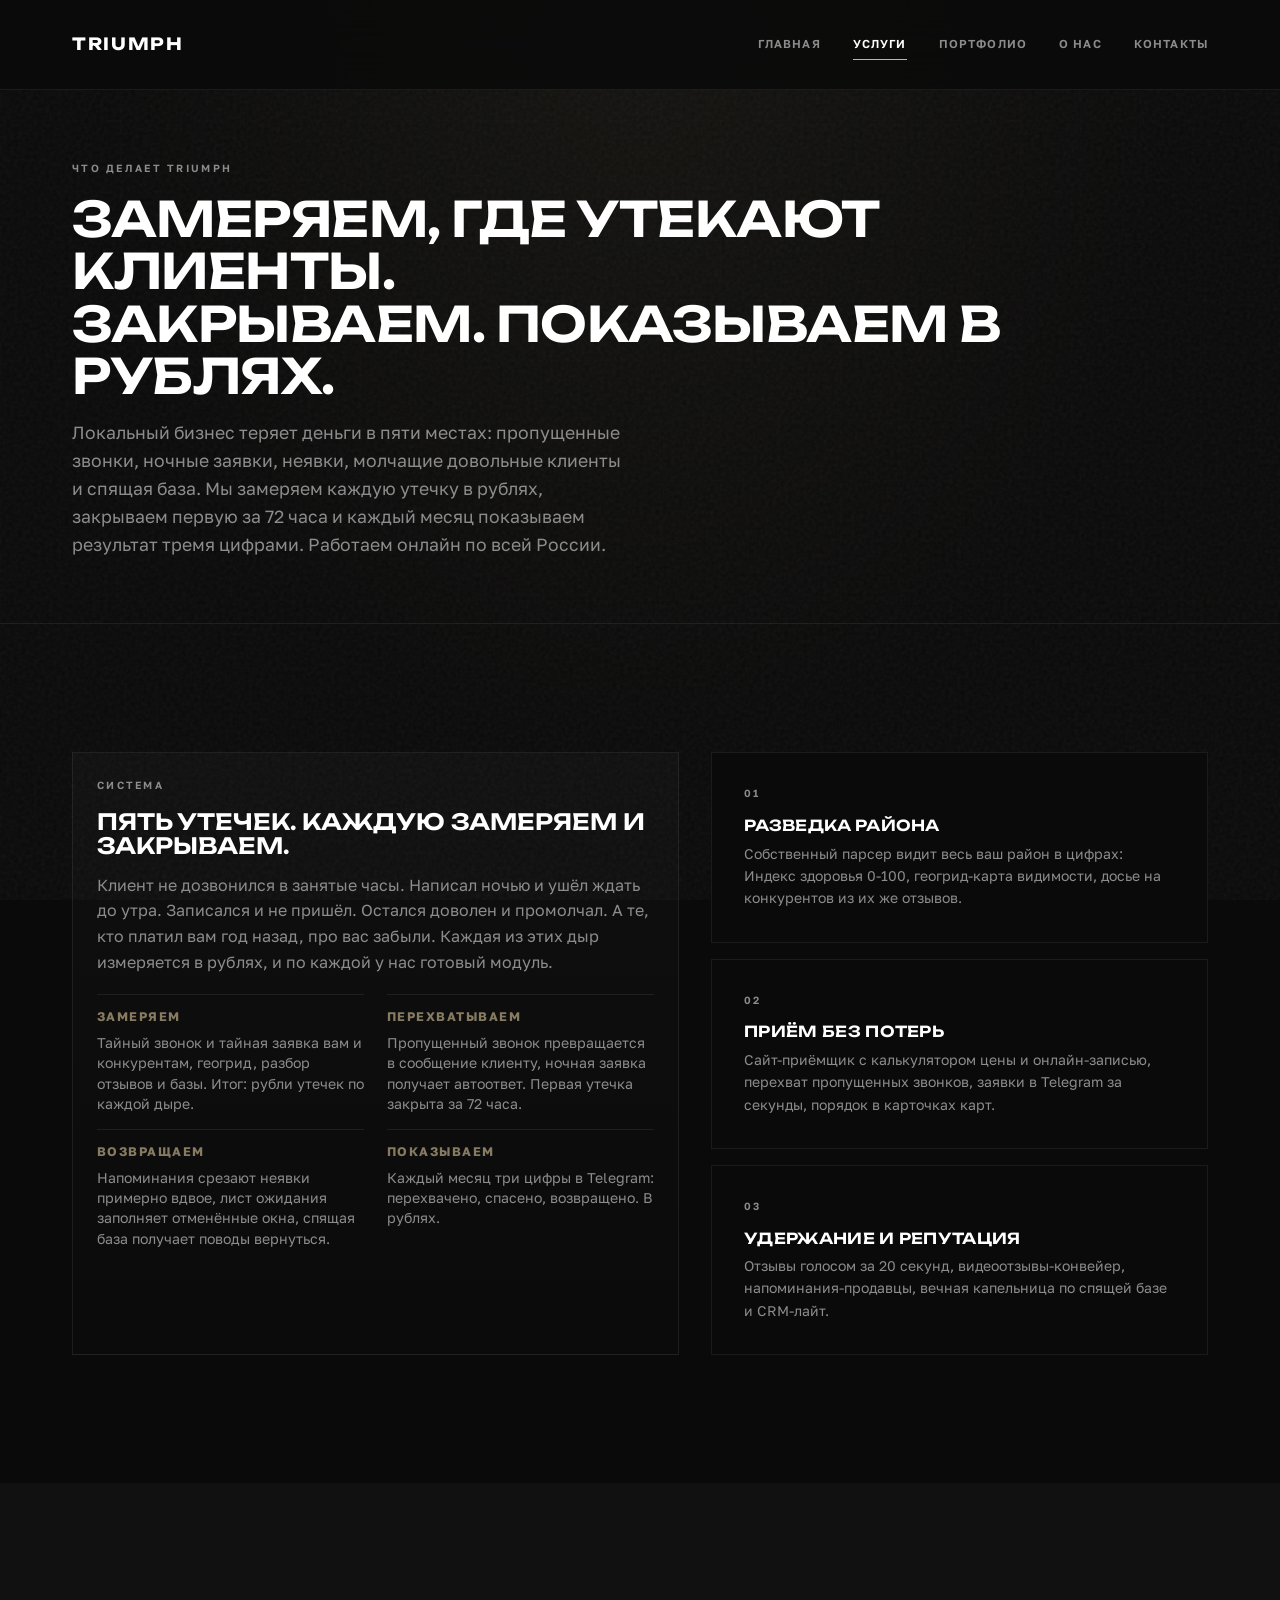
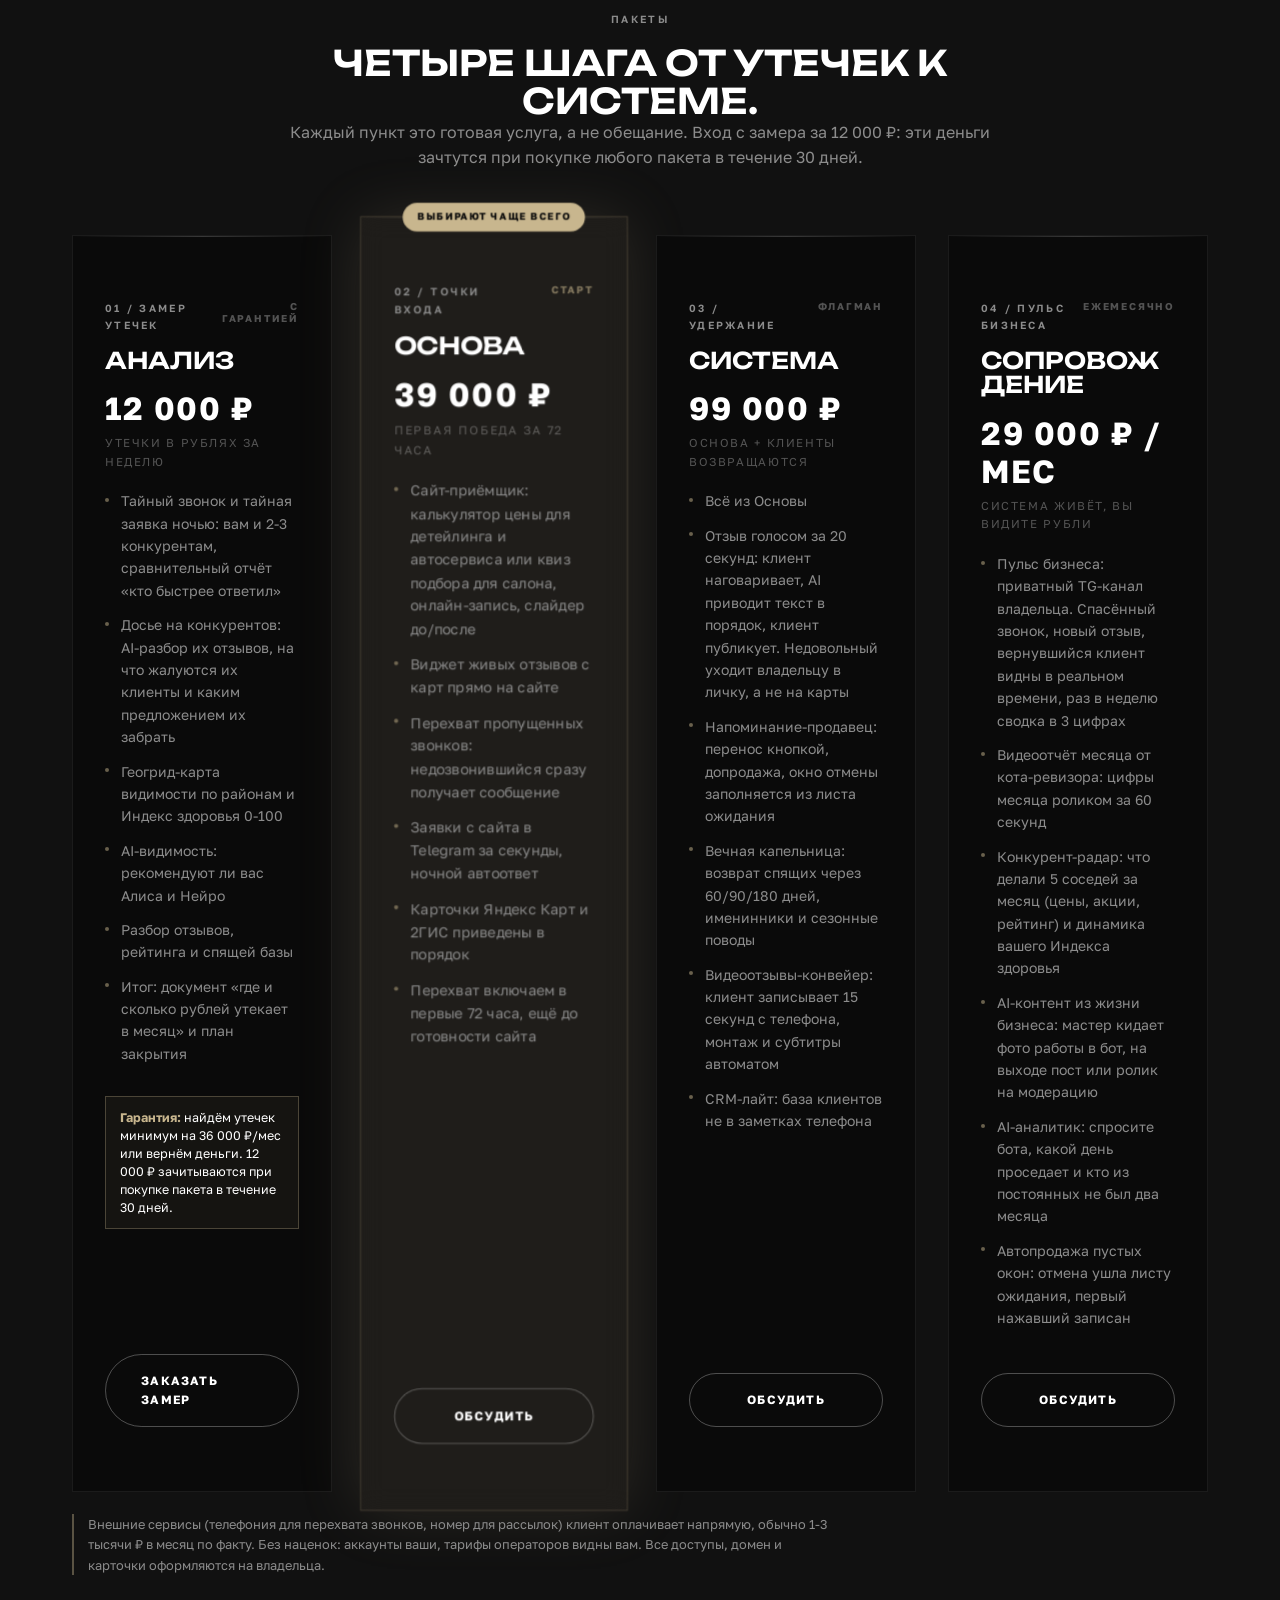
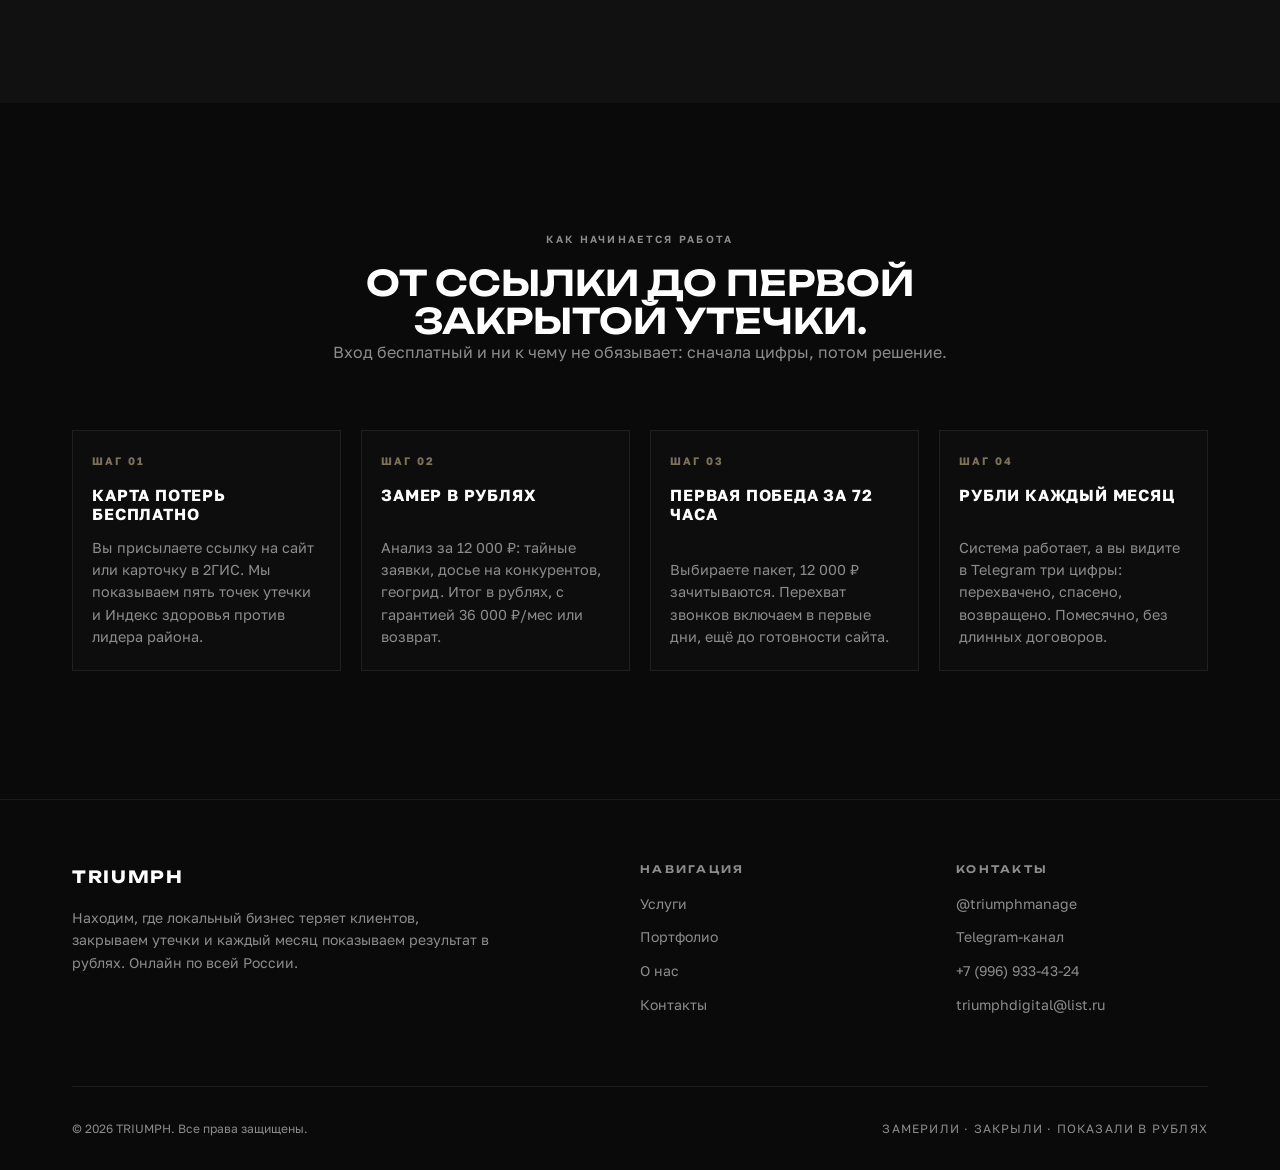
<file: services.html>
<!DOCTYPE html>
<html lang="ru">
<head>
  <meta charset="UTF-8">
  <meta name="viewport" content="width=device-width, initial-scale=1.0">
  <title>Услуги TRIUMPH | Пакеты закрытия утечек и цены</title>
  <meta name="description" content="Четыре пакета TRIUMPH: Анализ 12 000 ₽ с гарантией, Основа 39 000 ₽ с первой победой за 72 часа, Система 99 000 ₽ с возвратом клиентов и Сопровождение 29 000 ₽/мес с отчётом в рублях. Замеряем утечки клиентов и закрываем их.">
  <meta name="robots" content="index,follow">
  <meta name="theme-color" content="#0a0a0a">
  <meta name="format-detection" content="telephone=no">
  <link rel="canonical" href="https://triumph-digital.ru/services.html">
  <meta property="og:type" content="website">
  <meta property="og:locale" content="ru_RU">
  <meta property="og:site_name" content="TRIUMPH">
  <meta property="og:title" content="Услуги TRIUMPH | Пакеты закрытия утечек и цены">
  <meta property="og:description" content="От замера утечек за 12 000 ₽ с гарантией до сопровождения с отчётом в рублях. Первая закрытая утечка за 72 часа.">
  <meta property="og:url" content="https://triumph-digital.ru/services.html">
  <meta property="og:image" content="https://triumph-digital.ru/og-image.png">
  <meta property="og:image:width" content="1200">
  <meta property="og:image:height" content="630">
  <meta name="twitter:card" content="summary_large_image">
  <meta name="twitter:title" content="Услуги TRIUMPH">
  <meta name="twitter:description" content="От замера утечек за 12 000 ₽ с гарантией до сопровождения с отчётом в рублях. Первая закрытая утечка за 72 часа.">
  <meta name="twitter:image" content="https://triumph-digital.ru/og-image.png">
  <link rel="icon" href="favicon.svg" type="image/svg+xml">
  <link rel="preconnect" href="https://fonts.googleapis.com">
  <link rel="preconnect" href="https://fonts.gstatic.com" crossorigin>
  <link rel="stylesheet" href="https://fonts.googleapis.com/css2?family=Unbounded:wght@500;600;700&family=Golos+Text:wght@400;500;600;700&display=swap">
  <link rel="stylesheet" href="css/style.css?v=8">
</head>
<body>
  <nav>
    <div class="container nav-inner">
      <a href="index.html" class="logo">TRIUMPH</a>
      <div class="nav-links" id="navLinks">
        <a href="index.html">Главная</a>
        <a href="services.html" class="active">Услуги</a>
        <a href="portfolio.html">Портфолио</a>
        <a href="about.html">О нас</a>
        <a href="contact.html">Контакты</a>
      </div>
      <button class="burger" id="burger" aria-label="Меню"><span></span><span></span><span></span></button>
    </div>
  </nav>

  <main>
    <section class="page-hero">
      <div class="container">
        <span class="eyebrow">Что делает TRIUMPH</span>
        <h1 class="page-hero-title">ЗАМЕРЯЕМ, ГДЕ УТЕКАЮТ КЛИЕНТЫ.<br>ЗАКРЫВАЕМ. ПОКАЗЫВАЕМ В РУБЛЯХ.</h1>
        <p class="page-hero-text">Локальный бизнес теряет деньги в пяти местах: пропущенные звонки, ночные заявки, неявки, молчащие довольные клиенты и спящая база. Мы замеряем каждую утечку в рублях, закрываем первую за 72 часа и каждый месяц показываем результат тремя цифрами. Работаем онлайн по всей России.</p>
      </div>
    </section>

    <section>
      <div class="container">
        <div class="service-system-grid">
          <div class="service-main-card reveal">
            <span class="eyebrow">Система</span>
            <h3 class="text-h3" style="margin-bottom: 0.9rem;">ПЯТЬ УТЕЧЕК. КАЖДУЮ ЗАМЕРЯЕМ И ЗАКРЫВАЕМ.</h3>
            <p class="text-body">Клиент не дозвонился в занятые часы. Написал ночью и ушёл ждать до утра. Записался и не пришёл. Остался доволен и промолчал. А те, кто платил вам год назад, про вас забыли. Каждая из этих дыр измеряется в рублях, и по каждой у нас готовый модуль.</p>
            <div class="service-points">
              <div class="service-point">
                <div class="service-point-title">Замеряем</div>
                <div class="service-point-text">Тайный звонок и тайная заявка вам и конкурентам, геогрид, разбор отзывов и базы. Итог: рубли утечек по каждой дыре.</div>
              </div>
              <div class="service-point">
                <div class="service-point-title">Перехватываем</div>
                <div class="service-point-text">Пропущенный звонок превращается в сообщение клиенту, ночная заявка получает автоответ. Первая утечка закрыта за 72 часа.</div>
              </div>
              <div class="service-point">
                <div class="service-point-title">Возвращаем</div>
                <div class="service-point-text">Напоминания срезают неявки примерно вдвое, лист ожидания заполняет отменённые окна, спящая база получает поводы вернуться.</div>
              </div>
              <div class="service-point">
                <div class="service-point-title">Показываем</div>
                <div class="service-point-text">Каждый месяц три цифры в Telegram: перехвачено, спасено, возвращено. В рублях.</div>
              </div>
            </div>
          </div>
          <div class="service-subgrid reveal reveal-delay-1">
            <div class="service-card">
              <div class="eyebrow">01</div>
              <h3 class="text-h4" style="margin-bottom: 0.5rem;">Разведка района</h3>
              <p class="text-body-sm">Собственный парсер видит весь ваш район в цифрах: Индекс здоровья 0-100, геогрид-карта видимости, досье на конкурентов из их же отзывов.</p>
            </div>
            <div class="service-card">
              <div class="eyebrow">02</div>
              <h3 class="text-h4" style="margin-bottom: 0.5rem;">Приём без потерь</h3>
              <p class="text-body-sm">Сайт-приёмщик с калькулятором цены и онлайн-записью, перехват пропущенных звонков, заявки в Telegram за секунды, порядок в карточках карт.</p>
            </div>
            <div class="service-card">
              <div class="eyebrow">03</div>
              <h3 class="text-h4" style="margin-bottom: 0.5rem;">Удержание и репутация</h3>
              <p class="text-body-sm">Отзывы голосом за 20 секунд, видеоотзывы-конвейер, напоминания-продавцы, вечная капельница по спящей базе и CRM-лайт.</p>
            </div>
          </div>
        </div>
      </div>
    </section>

    <section class="problem-section">
      <div class="container">
        <div class="section-header reveal">
          <span class="eyebrow">Пакеты</span>
          <h2 class="text-h2">ЧЕТЫРЕ ШАГА ОТ УТЕЧЕК К СИСТЕМЕ.</h2>
          <p class="text-body">Каждый пункт это готовая услуга, а не обещание. Вход с замера за 12 000 ₽: эти деньги зачтутся при покупке любого пакета в течение 30 дней.</p>
        </div>
        <div class="grid-4">
          <div class="pricing-card reveal">
            <div class="package-head">
              <span class="eyebrow" style="margin-bottom:0;">01 / Замер утечек</span>
              <span class="package-note">С гарантией</span>
            </div>
            <h3 class="text-h3">Анализ</h3>
            <div class="package-price">
              <div class="data-value" style="font-size: 2rem;">12 000 ₽</div>
              <span class="price-caption">Утечки в рублях за неделю</span>
            </div>
            <ul class="pricing-list">
              <li>Тайный звонок и тайная заявка ночью: вам и 2-3 конкурентам, сравнительный отчёт «кто быстрее ответил»</li>
              <li>Досье на конкурентов: AI-разбор их отзывов, на что жалуются их клиенты и каким предложением их забрать</li>
              <li>Геогрид-карта видимости по районам и Индекс здоровья 0-100</li>
              <li>AI-видимость: рекомендуют ли вас Алиса и Нейро</li>
              <li>Разбор отзывов, рейтинга и спящей базы</li>
              <li>Итог: документ «где и сколько рублей утекает в месяц» и план закрытия</li>
            </ul>
            <p class="guarantee-note"><strong>Гарантия:</strong> найдём утечек минимум на 36 000 ₽/мес или вернём деньги. 12 000 ₽ зачитываются при покупке пакета в течение 30 дней.</p>
            <a href="https://t.me/triumphmanage" class="btn btn-outline btn-full" target="_blank" rel="noopener">Заказать замер</a>
          </div>
          <div class="pricing-card featured reveal reveal-delay-1">
            <span class="featured-badge">Выбирают чаще всего</span>
            <div class="package-head">
              <span class="eyebrow" style="margin-bottom:0;">02 / Точки входа</span>
              <span class="package-note">Старт</span>
            </div>
            <h3 class="text-h3">Основа</h3>
            <div class="package-price">
              <div class="data-value" style="font-size: 2rem;">39 000 ₽</div>
              <span class="price-caption">Первая победа за 72 часа</span>
            </div>
            <ul class="pricing-list">
              <li>Сайт-приёмщик: калькулятор цены для детейлинга и автосервиса или квиз подбора для салона, онлайн-запись, слайдер до/после</li>
              <li>Виджет живых отзывов с карт прямо на сайте</li>
              <li>Перехват пропущенных звонков: недозвонившийся сразу получает сообщение</li>
              <li>Заявки с сайта в Telegram за секунды, ночной автоответ</li>
              <li>Карточки Яндекс Карт и 2ГИС приведены в порядок</li>
              <li>Перехват включаем в первые 72 часа, ещё до готовности сайта</li>
            </ul>
            <a href="https://t.me/triumphmanage" class="btn btn-outline btn-full" target="_blank" rel="noopener">Обсудить</a>
          </div>
          <div class="pricing-card reveal reveal-delay-2">
            <div class="package-head">
              <span class="eyebrow" style="margin-bottom:0;">03 / Удержание</span>
              <span class="package-note">Флагман</span>
            </div>
            <h3 class="text-h3">Система</h3>
            <div class="package-price">
              <div class="data-value" style="font-size: 2rem;">99 000 ₽</div>
              <span class="price-caption">Основа + клиенты возвращаются</span>
            </div>
            <ul class="pricing-list">
              <li>Всё из Основы</li>
              <li>Отзыв голосом за 20 секунд: клиент наговаривает, AI приводит текст в порядок, клиент публикует. Недовольный уходит владельцу в личку, а не на карты</li>
              <li>Напоминание-продавец: перенос кнопкой, допродажа, окно отмены заполняется из листа ожидания</li>
              <li>Вечная капельница: возврат спящих через 60/90/180 дней, именинники и сезонные поводы</li>
              <li>Видеоотзывы-конвейер: клиент записывает 15 секунд с телефона, монтаж и субтитры автоматом</li>
              <li>CRM-лайт: база клиентов не в заметках телефона</li>
            </ul>
            <a href="https://t.me/triumphmanage" class="btn btn-outline btn-full" target="_blank" rel="noopener">Обсудить</a>
          </div>
          <div class="pricing-card reveal reveal-delay-3">
            <div class="package-head">
              <span class="eyebrow" style="margin-bottom:0;">04 / Пульс бизнеса</span>
              <span class="package-note">Ежемесячно</span>
            </div>
            <h3 class="text-h3">Сопровождение</h3>
            <div class="package-price">
              <div class="data-value" style="font-size: 2rem;">29 000 ₽ / мес</div>
              <span class="price-caption">Система живёт, вы видите рубли</span>
            </div>
            <ul class="pricing-list">
              <li>Пульс бизнеса: приватный TG-канал владельца. Спасённый звонок, новый отзыв, вернувшийся клиент видны в реальном времени, раз в неделю сводка в 3 цифрах</li>
              <li>Видеоотчёт месяца от кота-ревизора: цифры месяца роликом за 60 секунд</li>
              <li>Конкурент-радар: что делали 5 соседей за месяц (цены, акции, рейтинг) и динамика вашего Индекса здоровья</li>
              <li>AI-контент из жизни бизнеса: мастер кидает фото работы в бот, на выходе пост или ролик на модерацию</li>
              <li>AI-аналитик: спросите бота, какой день проседает и кто из постоянных не был два месяца</li>
              <li>Автопродажа пустых окон: отмена ушла листу ожидания, первый нажавший записан</li>
            </ul>
            <a href="https://t.me/triumphmanage" class="btn btn-outline btn-full" target="_blank" rel="noopener">Обсудить</a>
          </div>
        </div>
        <p class="pricing-fineprint reveal">Внешние сервисы (телефония для перехвата звонков, номер для рассылок) клиент оплачивает напрямую, обычно 1-3 тысячи ₽ в месяц по факту. Без наценок: аккаунты ваши, тарифы операторов видны вам. Все доступы, домен и карточки оформляются на владельца.</p>
      </div>
    </section>

    <section>
      <div class="container">
        <div class="section-header reveal">
          <span class="eyebrow">Как начинается работа</span>
          <h2 class="text-h2">ОТ ССЫЛКИ ДО ПЕРВОЙ ЗАКРЫТОЙ УТЕЧКИ.</h2>
          <p class="text-body">Вход бесплатный и ни к чему не обязывает: сначала цифры, потом решение.</p>
        </div>
        <div class="process-steps">
          <div class="process-step reveal">
            <div>
              <div class="step-index">Шаг 01</div>
              <div class="step-title">Карта потерь бесплатно</div>
            </div>
            <div class="step-text">Вы присылаете ссылку на сайт или карточку в 2ГИС. Мы показываем пять точек утечки и Индекс здоровья против лидера района.</div>
          </div>
          <div class="process-step reveal reveal-delay-1">
            <div>
              <div class="step-index">Шаг 02</div>
              <div class="step-title">Замер в рублях</div>
            </div>
            <div class="step-text">Анализ за 12 000 ₽: тайные заявки, досье на конкурентов, геогрид. Итог в рублях, с гарантией 36 000 ₽/мес или возврат.</div>
          </div>
          <div class="process-step reveal reveal-delay-2">
            <div>
              <div class="step-index">Шаг 03</div>
              <div class="step-title">Первая победа за 72 часа</div>
            </div>
            <div class="step-text">Выбираете пакет, 12 000 ₽ зачитываются. Перехват звонков включаем в первые дни, ещё до готовности сайта.</div>
          </div>
          <div class="process-step reveal reveal-delay-3">
            <div>
              <div class="step-index">Шаг 04</div>
              <div class="step-title">Рубли каждый месяц</div>
            </div>
            <div class="step-text">Система работает, а вы видите в Telegram три цифры: перехвачено, спасено, возвращено. Помесячно, без длинных договоров.</div>
          </div>
        </div>
      </div>
    </section>
  </main>

  <footer>
    <div class="container">
      <div class="footer-grid">
        <div class="footer-col">
          <a href="index.html" class="logo" style="display:block; margin-bottom: var(--space-sm);">TRIUMPH</a>
          <p class="text-body-sm footer-lead">Находим, где локальный бизнес теряет клиентов, закрываем утечки и каждый месяц показываем результат в рублях. Онлайн по всей России.</p>
        </div>
        <div class="footer-col">
          <h5 class="eyebrow">Навигация</h5>
          <ul class="text-body-sm">
            <li><a href="services.html">Услуги</a></li>
            <li><a href="portfolio.html">Портфолио</a></li>
            <li><a href="about.html">О нас</a></li>
            <li><a href="contact.html">Контакты</a></li>
          </ul>
        </div>
        <div class="footer-col">
          <h5 class="eyebrow">Контакты</h5>
          <ul class="text-body-sm">
            <li><a href="https://t.me/triumphmanage" target="_blank" rel="noopener">@triumphmanage</a></li>
            <li><a href="https://t.me/triumphdigital" target="_blank" rel="noopener">Telegram-канал</a></li>
            <li><a href="tel:+79969334324">+7 (996) 933-43-24</a></li>
            <li><a href="mailto:triumphdigital@list.ru">triumphdigital@list.ru</a></li>
          </ul>
        </div>
      </div>
      <div class="footer-bottom">
        <span>&copy; 2026 TRIUMPH. Все права защищены.</span>
        <span style="letter-spacing: 0.1em; text-transform: uppercase;">Замерили · Закрыли · Показали в рублях</span>
      </div>
    </div>
  </footer>

  <script src="js/main.js?v=8" defer></script>
</body>
</html>
</file>
<file: css/style.css>
/* Шрифт грузится через <link> в HTML (preconnect + display=swap), @import убран как блокирующий рендер */
:root {
  --bg-base: #0a0a0a;
  --bg-surface: #111111;
  --bg-surface-elevated: #1a1a1a;
  --bg-white: #f0efe9;
  --text-main: #ffffff;
  --text-muted: #8c8c8c;
  --text-dark: #0a0a0a;
  --accent: #c8b68e;
  --accent-dim: rgba(200,182,142,0.12);
  --border-subtle: rgba(255,255,255,0.07);
  --border-medium: rgba(255,255,255,0.14);
  --border-strong: rgba(255,255,255,0.28);
  --font-main: 'Golos Text', -apple-system, BlinkMacSystemFont, sans-serif;
  --font-display: 'Unbounded', 'Golos Text', sans-serif;
  --space-xs: 0.5rem;
  --space-sm: 1rem;
  --space-md: 2rem;
  --space-lg: 4rem;
  --space-xl: 8rem;
  --space-xxl: 12rem;
  --container: 1200px;
  --gap: 2rem;
  --ease: cubic-bezier(0.22, 1, 0.36, 1);
  --ease-out: cubic-bezier(0.16, 1, 0.3, 1);
}

* { box-sizing: border-box; margin: 0; padding: 0; }
html { scroll-behavior: smooth; }

body {
  background: var(--bg-base);
  /* виньетка сверху: тёплое пятно уходит в базовый фон в первом экране */
  background-image: radial-gradient(ellipse at top, #141310 0%, #0a0a0a 60%);
  background-repeat: no-repeat;
  background-size: 100% 100vh;
  color: var(--text-main);
  font-family: var(--font-main);
  line-height: 1.6;
  -webkit-font-smoothing: antialiased;
  -moz-osx-font-smoothing: grayscale;
  overflow-x: hidden;
  position: relative;
}

body::before {
  content: '';
  position: fixed;
  inset: 0;
  background-image: url("data:image/svg+xml,%3Csvg viewBox='0 0 256 256' xmlns='http://www.w3.org/2000/svg'%3E%3Cfilter id='n'%3E%3CfeTurbulence type='fractalNoise' baseFrequency='0.9' numOctaves='4' stitchTiles='stitch'/%3E%3C/filter%3E%3Crect width='100%25' height='100%25' filter='url(%23n)' opacity='0.055'/%3E%3C/svg%3E");
  pointer-events: none;
  z-index: 0;
}

body > * { position: relative; z-index: 1; }

a { color: inherit; text-decoration: none; }
ul { list-style: none; }

a:focus-visible,
button:focus-visible {
  outline: 2px solid var(--accent);
  outline-offset: 3px;
}

h1, h2, h3, h4, h5, h6 {
  /* Unbounded заметно шире Inter: размеры заголовков ужаты, трекинг обнулён */
  font-family: var(--font-display);
  font-weight: 600;
  line-height: 1.08;
  text-transform: uppercase;
  letter-spacing: 0;
}

.text-hero {
  font-size: clamp(2.2rem, 5vw, 4.2rem);
  letter-spacing: -0.01em;
  margin-bottom: var(--space-sm);
  line-height: 1.04;
}
.text-h2 { font-size: clamp(1.5rem, 3vw, 2.2rem); }
.text-h3 { font-size: clamp(1.1rem, 2.2vw, 1.4rem); }
.text-h4 { font-size: 0.95rem; letter-spacing: 0.02em; }

.eyebrow {
  font-size: 0.65rem;
  text-transform: uppercase;
  letter-spacing: 0.22em;
  color: var(--text-muted);
  font-weight: 600;
  display: block;
  margin-bottom: var(--space-sm);
}

.text-body { font-size: 1rem; color: var(--text-muted); }
.text-body-lg { font-size: 1.2rem; color: var(--text-muted); }
.text-body-sm { font-size: 0.875rem; color: var(--text-muted); }

.container {
  width: 100%;
  max-width: var(--container);
  margin: 0 auto;
  padding: 0 var(--space-md);
}

.grid-2 { display: grid; grid-template-columns: 1fr 1fr; gap: var(--gap); }
.grid-3 { display: grid; grid-template-columns: repeat(3, 1fr); gap: var(--gap); }
.grid-4 { display: grid; grid-template-columns: repeat(4, 1fr); gap: var(--gap); }

.btn {
  display: inline-flex;
  align-items: center;
  justify-content: center;
  gap: 0.5rem;
  padding: 1rem 2.2rem;
  font-size: 0.75rem;
  font-weight: 700;
  text-transform: uppercase;
  letter-spacing: 0.1em;
  border-radius: 40px;
  cursor: pointer;
  transition: all 0.35s var(--ease);
  border: 1px solid transparent;
  min-height: 52px;
  font-family: inherit;
  position: relative;
  overflow: hidden;
}

.btn:hover { transform: translateY(-2px); }
.btn:active { transform: translateY(0); transition-duration: 0.1s; }

.btn-primary {
  background: var(--bg-white);
  color: var(--text-dark);
}
.btn-primary:hover {
  background: #ffffff;
  box-shadow: 0 8px 32px rgba(255,255,255,0.12), 0 2px 8px rgba(255,255,255,0.06);
}

.btn-outline {
  background: transparent;
  color: var(--text-main);
  border-color: var(--border-strong);
}
.btn-outline:hover {
  border-color: rgba(255,255,255,0.5);
  background: rgba(255,255,255,0.04);
  box-shadow: 0 4px 20px rgba(255,255,255,0.04);
}

.btn-telegram {
  background: #2AABEE;
  color: #fff;
  border-color: transparent;
}
.btn-telegram:hover {
  background: #3bbdf5;
  box-shadow: 0 8px 32px rgba(42,171,238,0.25), 0 2px 8px rgba(42,171,238,0.12);
}

.btn-telegram svg, .social-link svg {
  width: 15px;
  height: 15px;
  fill: currentColor;
  flex-shrink: 0;
}

nav {
  position: fixed;
  top: 0; left: 0; right: 0;
  height: 90px;
  background: rgba(10,10,10,0.84);
  backdrop-filter: blur(20px);
  -webkit-backdrop-filter: blur(20px);
  z-index: 100;
  border-bottom: 1px solid var(--border-subtle);
  display: flex;
  align-items: center;
  transition: border-color 0.4s var(--ease), background 0.4s var(--ease);
}

nav.scrolled {
  border-bottom-color: var(--border-medium);
  background: rgba(10,10,10,0.92);
}

.nav-inner {
  display: flex;
  justify-content: space-between;
  align-items: center;
  width: 100%;
}

.logo {
  font-family: var(--font-display);
  font-weight: 700;
  font-size: 1.05rem;
  letter-spacing: 0.1em;
  text-transform: uppercase;
  transition: opacity 0.3s var(--ease);
}
.logo:hover { opacity: 0.7; }

.nav-links { display: flex; gap: var(--space-md); }

.nav-links a {
  font-size: 0.72rem;
  text-transform: uppercase;
  letter-spacing: 0.1em;
  font-weight: 600;
  color: var(--text-muted);
  transition: color 0.3s var(--ease);
  position: relative;
}

.nav-links a::after {
  content: '';
  position: absolute;
  bottom: -6px;
  left: 0;
  width: 0;
  height: 1px;
  background: var(--accent);
  transition: width 0.4s var(--ease-out);
}

.nav-links a:hover,
.nav-links a.active { color: var(--text-main); }

.nav-links a:hover::after,
.nav-links a.active::after { width: 100%; }

.burger {
  display: none;
  flex-direction: column;
  justify-content: center;
  gap: 5px;
  background: none;
  border: none;
  cursor: pointer;
  /* тап-зона 44x44px без сдвига вёрстки */
  padding: 11px;
  margin: -11px;
  min-width: 44px;
  min-height: 44px;
}

.burger span {
  display: block;
  width: 22px;
  height: 1.5px;
  background: var(--text-main);
  transition: transform 0.35s var(--ease), opacity 0.35s var(--ease);
}

.burger.open span:nth-child(1) { transform: translateY(7px) rotate(45deg); }
.burger.open span:nth-child(2) { opacity: 0; }
.burger.open span:nth-child(3) { transform: translateY(-7px) rotate(-45deg); }

section { padding: var(--space-xl) 0; }

.section-header {
  margin-bottom: var(--space-lg);
  text-align: center;
  max-width: 720px;
  margin-left: auto;
  margin-right: auto;
}

.section-header.left {
  text-align: left;
  margin-left: 0;
  max-width: 700px;
}

.hero {
  padding-top: 180px;
  padding-bottom: var(--space-xl);
  min-height: 100vh;
  display: flex;
  align-items: center;
  position: relative;
  overflow: hidden;
  border-bottom: 1px solid var(--border-subtle);
}

.hero-glow {
  position: absolute;
  top: -12%; left: -8%;
  width: min(900px, 110vw);
  height: min(560px, 80vh);
  background: radial-gradient(ellipse, rgba(200,182,142,0.15), transparent 70%);
  filter: blur(80px);
  pointer-events: none;
}

.hero-glow-cold {
  position: absolute;
  bottom: -15%; right: -10%;
  width: min(700px, 100vw);
  height: min(480px, 70vh);
  background: radial-gradient(ellipse, rgba(80,100,140,0.10), transparent 70%);
  filter: blur(80px);
  pointer-events: none;
}

.gold {
  background: linear-gradient(120deg, #c8b68e, #f0e6c8);
  -webkit-background-clip: text;
  background-clip: text;
  color: transparent;
  -webkit-text-fill-color: transparent;
}

.hero-graphic {
  position: absolute;
  right: 0; top: 0; bottom: 0;
  width: 50%;
  pointer-events: none;
  z-index: 1;
}

.geometric-element {
  position: absolute;
  width: 200%; height: 200%;
  top: -50%; right: -50%;
  background-image:
    linear-gradient(rgba(255,255,255,0.025) 1px, transparent 1px),
    linear-gradient(90deg, rgba(255,255,255,0.025) 1px, transparent 1px);
  background-size: 60px 60px;
  transform: rotate(-15deg);
}

.diagonal-rule {
  position: absolute;
  inset: 0;
  background: linear-gradient(135deg, transparent 49.8%, var(--border-medium) 50%, var(--border-medium) 50.15%, transparent 50.35%);
  opacity: 0.5;
}

.accent-block {
  position: absolute;
  bottom: 0; right: 0;
  width: 40%; height: 60%;
  border-left: 1px solid var(--border-subtle);
  border-top: 1px solid var(--border-subtle);
  background: linear-gradient(to bottom right, rgba(200,182,142,0.02), transparent);
}

.hero-content {
  text-align: left;
  max-width: 760px;
  position: relative;
  z-index: 2;
}

.hero-mark {
  position: absolute;
  top: -3.8rem; left: 0;
  font-family: var(--font-display);
  font-size: clamp(3.2rem, 7.5vw, 6rem);
  font-weight: 700;
  letter-spacing: -0.01em;
  color: rgba(255,255,255,0.035);
  text-transform: uppercase;
  line-height: 0.9;
  pointer-events: none;
  white-space: nowrap;
}

.hero-meta {
  margin-top: 1.1rem;
  display: flex;
  gap: 1.25rem;
  flex-wrap: wrap;
  font-size: 0.74rem;
  text-transform: uppercase;
  letter-spacing: 0.12em;
  color: rgba(255,255,255,0.32);
}

.hero-actions {
  margin-top: var(--space-lg);
  display: flex;
  gap: var(--space-sm);
  flex-wrap: wrap;
}

.hero-nav-grid {
  margin-top: var(--space-lg);
  display: grid;
  grid-template-columns: repeat(2, minmax(220px, 1fr));
  gap: 0.9rem;
  max-width: 760px;
}

.hero-nav-card {
  padding: 1.15rem 1.2rem;
  border: 1px solid var(--border-subtle);
  background: rgba(255,255,255,0.015);
  transition: all 0.4s var(--ease);
  display: block;
}

.hero-nav-card:hover {
  border-color: var(--border-medium);
  background: rgba(255,255,255,0.035);
  transform: translateY(-3px);
  box-shadow: 0 8px 24px rgba(0,0,0,0.3);
}

.hero-nav-label {
  display: block;
  font-size: 0.62rem;
  text-transform: uppercase;
  letter-spacing: 0.18em;
  color: var(--accent);
  margin-bottom: 0.45rem;
  font-weight: 600;
  opacity: 0.7;
}

.hero-nav-title {
  display: block;
  font-size: 0.92rem;
  font-weight: 700;
  text-transform: uppercase;
  letter-spacing: 0.04em;
  line-height: 1.2;
  margin-bottom: 0.35rem;
}

.hero-nav-text {
  display: block;
  font-size: 0.84rem;
  color: var(--text-muted);
  line-height: 1.45;
}

.hero-side-card {
  width: 100%;
  max-width: 760px;
  margin-top: 1.5rem;
  padding: 1.2rem 1.1rem;
  border: 1px solid var(--border-subtle);
  background: linear-gradient(to bottom, rgba(255,255,255,0.02), rgba(255,255,255,0.008));
}

.hero-side-title {
  font-size: 0.88rem;
  text-transform: uppercase;
  letter-spacing: 0.08em;
  font-weight: 700;
  margin-bottom: 0.55rem;
  color: var(--accent);
  opacity: 0.8;
}

.hero-side-text {
  font-size: 0.88rem;
  color: var(--text-muted);
  line-height: 1.5;
}

.marquee {
  overflow: hidden;
  white-space: nowrap;
  padding: 0.95rem 0;
  border-bottom: 1px solid var(--border-subtle);
}

.marquee-track {
  display: inline-flex;
  animation: marquee 35s linear infinite;
  will-change: transform;
}

.marquee-track span {
  font-size: 0.72rem;
  font-weight: 600;
  letter-spacing: 0.22em;
  color: rgba(255,255,255,0.35);
}

.marquee-track i {
  font-style: normal;
  color: var(--accent);
  padding: 0 0.9em;
}

@keyframes marquee {
  to { transform: translateX(-50%); }
}

.data-strip {
  border-bottom: 1px solid var(--border-subtle);
  background: var(--bg-surface);
  padding: 2.25rem 0;
}

.data-num {
  font-size: clamp(2rem, 3.2vw, 3rem);
  font-weight: 800;
  letter-spacing: -0.02em;
  line-height: 1;
  color: var(--accent);
  white-space: nowrap;
  margin-bottom: 0.55rem;
}

.data-item {
  text-align: left;
  padding: 0 var(--space-md);
  border-left: 1px solid var(--border-subtle);
}

.data-value {
  font-size: 1.05rem;
  font-weight: 700;
  letter-spacing: 0.05em;
  text-transform: uppercase;
  line-height: 1.2;
  margin-bottom: 0.4rem;
}

.data-text {
  font-size: 0.84rem;
  color: var(--text-muted);
  line-height: 1.5;
  max-width: 220px;
}

.page-hero {
  padding-top: 160px;
  padding-bottom: var(--space-lg);
  border-bottom: 1px solid var(--border-subtle);
  position: relative;
  overflow: hidden;
}

.page-hero::before {
  content: '';
  position: absolute;
  inset: 0;
  background-image:
    linear-gradient(rgba(255,255,255,0.02) 1px, transparent 1px),
    linear-gradient(90deg, rgba(255,255,255,0.02) 1px, transparent 1px);
  background-size: 60px 60px;
  opacity: 0.4;
  pointer-events: none;
}

.page-hero .container { position: relative; z-index: 2; }

.page-hero-title {
  font-size: clamp(1.9rem, 3.8vw, 3.1rem);
  letter-spacing: -0.01em;
  line-height: 1.08;
  margin-bottom: var(--space-sm);
}

.page-hero-text {
  color: var(--text-muted);
  font-size: 1.1rem;
  max-width: 560px;
  text-transform: none;
  font-weight: 400;
  letter-spacing: 0;
  line-height: 1.6;
}

.problem-section { background: var(--bg-surface); }

.problem-list { counter-reset: problem-counter; }

.problem-item {
  position: relative;
  padding-left: 3rem;
  margin-bottom: var(--space-md);
  border-bottom: 1px solid var(--border-subtle);
  padding-bottom: var(--space-md);
}

.problem-item:last-child { border-bottom: none; }

.problem-item::before {
  content: "0" counter(problem-counter);
  counter-increment: problem-counter;
  position: absolute;
  left: 0; top: 2px;
  font-size: 0.75rem;
  font-weight: 700;
  color: var(--accent);
  letter-spacing: 0.1em;
  opacity: 0.6;
}

.service-system-grid {
  display: grid;
  grid-template-columns: 1.1fr 0.9fr;
  gap: var(--gap);
  align-items: stretch;
}

.service-main-card {
  padding: 1.5rem;
  border: 1px solid var(--border-subtle);
  background: linear-gradient(to bottom, rgba(255,255,255,0.025), rgba(255,255,255,0.008));
  transition: border-color 0.4s var(--ease);
}

.service-main-card:hover { border-color: var(--border-medium); }

.service-subgrid {
  display: grid;
  grid-template-columns: 1fr;
  gap: 1rem;
}

.service-card {
  padding: var(--space-md);
  background: var(--bg-base);
  border: 1px solid var(--border-subtle);
  height: 100%;
  transition: all 0.4s var(--ease);
}

.service-card:hover {
  border-color: var(--border-medium);
  transform: translateY(-3px);
  box-shadow: 0 6px 20px rgba(0,0,0,0.25);
}

.service-points {
  margin-top: 1.2rem;
  display: grid;
  grid-template-columns: repeat(2, minmax(0,1fr));
  gap: 0.9rem 1.4rem;
}

.service-point {
  border-top: 1px solid var(--border-subtle);
  padding-top: 0.75rem;
}

.service-point-title {
  font-size: 0.78rem;
  text-transform: uppercase;
  letter-spacing: 0.12em;
  color: var(--accent);
  margin-bottom: 0.35rem;
  font-weight: 700;
  opacity: 0.65;
}

.service-point-text {
  font-size: 0.88rem;
  color: var(--text-muted);
  line-height: 1.45;
}

.audience-section {
  border-top: 1px solid var(--border-subtle);
  border-bottom: 1px solid var(--border-subtle);
}

.audience-list { border-top: 1px solid var(--border-subtle); }

.audience-list li {
  padding: var(--space-sm) 0;
  border-bottom: 1px solid var(--border-subtle);
  font-size: 1rem;
  text-transform: uppercase;
  letter-spacing: 0.04em;
  font-weight: 700;
  line-height: 1.4;
  transition: padding-left 0.3s var(--ease), color 0.3s var(--ease);
}

.audience-list li:hover {
  padding-left: 0.5rem;
  color: var(--bg-white);
}

.pricing-card {
  background: var(--bg-base);
  border: 1px solid var(--border-subtle);
  padding: var(--space-lg) var(--space-md);
  height: 100%;
  display: flex;
  flex-direction: column;
  position: relative;
  overflow: hidden;
  transition: transform 0.4s var(--ease), border-color 0.4s var(--ease), background 0.4s var(--ease), box-shadow 0.4s var(--ease);
}

.pricing-card:hover {
  transform: translateY(-5px);
  border-color: var(--border-medium);
  background: linear-gradient(to bottom, rgba(255,255,255,0.02), rgba(255,255,255,0.005));
  box-shadow: 0 12px 40px rgba(0,0,0,0.3);
}

.pricing-card::before {
  content: "";
  position: absolute;
  top: 0; left: 0; right: 0;
  height: 1px;
  background: linear-gradient(90deg, transparent, rgba(255,255,255,0.25), transparent);
  opacity: 0.75;
}

.package-head {
  display: flex;
  justify-content: space-between;
  align-items: flex-start;
  gap: 1rem;
  margin-bottom: 1rem;
}

.package-note {
  font-size: 0.62rem;
  text-transform: uppercase;
  letter-spacing: 0.18em;
  color: rgba(255,255,255,0.3);
  font-weight: 700;
  text-align: right;
  max-width: 96px;
  line-height: 1.25;
}

.pricing-card.featured {
  background: rgba(200,182,142,0.08);
  -webkit-backdrop-filter: blur(12px);
  backdrop-filter: blur(12px);
  border-color: rgba(200,182,142,0.2);
  box-shadow: 0 0 60px rgba(200,182,142,0.15);
  overflow: visible; /* для бейджа на верхней грани */
}

.pricing-card.featured:hover {
  border-color: rgba(200,182,142,0.35);
  box-shadow: 0 0 60px rgba(200,182,142,0.2);
}

.featured-badge {
  position: absolute;
  top: 0; left: 50%;
  transform: translate(-50%, -50%);
  background: var(--accent);
  color: var(--text-dark);
  font-size: 0.6rem;
  font-weight: 700;
  text-transform: uppercase;
  letter-spacing: 0.14em;
  padding: 0.4rem 0.9rem;
  border-radius: 20px;
  white-space: nowrap;
  z-index: 3;
}

.pricing-card.featured .package-note { color: var(--accent); opacity: 0.6; }

.pricing-card .text-h3 {
  font-size: clamp(1.05rem, 1.8vw, 1.45rem);
  line-height: 1.05;
  overflow-wrap: anywhere;
  word-break: break-word;
  hyphens: auto;
  max-width: 100%;
}

.package-price { margin: 1rem 0 1.2rem; }

.package-price .price-caption {
  display: block;
  margin-top: 0.35rem;
  font-size: 0.72rem;
  text-transform: uppercase;
  letter-spacing: 0.14em;
  color: rgba(255,255,255,0.3);
}

.pricing-list { margin-bottom: 2rem; }

.pricing-list li {
  margin-bottom: 0.75rem;
  padding-left: 1rem;
  position: relative;
  font-size: 0.875rem;
  color: var(--text-muted);
}

.pricing-list li::before {
  content: "";
  position: absolute;
  left: 0;
  top: 0.55em;
  width: 4px;
  height: 4px;
  border-radius: 50%;
  background: var(--accent);
  opacity: 0.5;
}

.btn-full { width: 100%; margin-top: auto; }

.why-compare {
  display: grid;
  grid-template-columns: 1fr 1fr;
  gap: var(--gap);
}

.why-box {
  padding: 1.4rem 1.2rem;
  border: 1px solid var(--border-subtle);
  transition: border-color 0.3s var(--ease);
}

.why-box:hover { border-color: var(--border-medium); }
.why-box.left { background: rgba(255,255,255,0.015); }

.why-box.right {
  background: linear-gradient(to bottom, rgba(200,182,142,0.04), rgba(200,182,142,0.01));
  border-color: rgba(200,182,142,0.15);
}

.why-box ul li {
  padding: 0.75rem 0;
  border-bottom: 1px solid var(--border-subtle);
}

.why-box ul li:last-child { border-bottom: none; }

.results-list li {
  padding: var(--space-sm) 0;
  border-bottom: 1px solid var(--border-subtle);
}

.process-steps {
  display: grid;
  grid-template-columns: repeat(4, 1fr);
  gap: 1.25rem;
  margin-top: var(--space-lg);
}

.process-step {
  padding: 1.35rem 1.2rem;
  border: 1px solid var(--border-subtle);
  background: rgba(255,255,255,0.015);
  min-height: 220px;
  display: flex;
  flex-direction: column;
  justify-content: space-between;
  transition: all 0.4s var(--ease);
}

.process-step:hover {
  border-color: var(--border-medium);
  background: rgba(255,255,255,0.03);
  transform: translateY(-3px);
  box-shadow: 0 8px 24px rgba(0,0,0,0.25);
}

.step-index {
  font-size: 0.68rem;
  text-transform: uppercase;
  letter-spacing: 0.18em;
  color: var(--accent);
  font-weight: 700;
  margin-bottom: 1rem;
  opacity: 0.6;
}

.step-title {
  font-size: 1rem;
  line-height: 1.2;
  text-transform: uppercase;
  letter-spacing: 0.05em;
  font-weight: 700;
  margin-bottom: 0.8rem;
}

.step-text {
  font-size: 0.9rem;
  color: var(--text-muted);
  line-height: 1.55;
}

.final-cta {
  text-align: center;
  padding: var(--space-xxl) 0;
  border-top: 1px solid var(--border-subtle);
  position: relative;
  overflow: hidden;
}

.final-cta::before {
  content: "TRIUMPH";
  position: absolute;
  top: 1.2rem;
  left: 50%;
  transform: translateX(-50%);
  font-size: clamp(4rem, 12vw, 9rem);
  font-weight: 800;
  letter-spacing: -0.06em;
  color: transparent;
  -webkit-text-stroke: 1px rgba(255,255,255,0.06);
  white-space: nowrap;
  pointer-events: none;
}

.final-cta-inner {
  position: relative;
  z-index: 2;
  max-width: 860px;
  margin: 0 auto;
  padding: 2.5rem 1.5rem;
  border: 1px solid var(--border-subtle);
  background: linear-gradient(to bottom, rgba(255,255,255,0.02), rgba(255,255,255,0.005));
}

.final-cta-note {
  margin-top: 1.25rem;
  display: flex;
  justify-content: center;
  gap: 1rem;
  flex-wrap: wrap;
  font-size: 0.72rem;
  text-transform: uppercase;
  letter-spacing: 0.12em;
  color: rgba(255,255,255,0.3);
}

.portfolio-empty {
  padding: 6rem 2rem;
  text-align: center;
  border: 1px solid var(--border-subtle);
  background: linear-gradient(to bottom, rgba(255,255,255,0.02), rgba(255,255,255,0.005));
  position: relative;
  overflow: hidden;
}

.portfolio-empty::before {
  content: "01";
  position: absolute;
  top: 1.5rem; right: 2rem;
  font-size: clamp(5rem, 12vw, 9rem);
  font-weight: 800;
  color: rgba(255,255,255,0.03);
  letter-spacing: -0.04em;
  line-height: 1;
}

.portfolio-empty-content { position: relative; z-index: 2; max-width: 580px; margin: 0 auto; }

.portfolio-empty-title {
  font-size: clamp(1.6rem, 3.4vw, 2.4rem);
  letter-spacing: -0.01em;
  line-height: 1.08;
  margin: 1rem 0 1.5rem;
}

.portfolio-empty-text {
  color: var(--text-muted);
  font-size: 1rem;
  text-transform: none;
  font-weight: 400;
  letter-spacing: 0;
  line-height: 1.65;
  margin-bottom: 2.5rem;
}

.founder-card {
  display: grid;
  grid-template-columns: 1fr 1.5fr;
  gap: var(--gap);
  border: 1px solid var(--border-subtle);
  background: linear-gradient(to bottom, rgba(255,255,255,0.02), rgba(255,255,255,0.005));
  padding: 2.5rem;
  margin-top: var(--space-md);
  align-items: center;
  transition: border-color 0.4s var(--ease);
}

.founder-card:hover { border-color: var(--border-medium); }

.founder-portrait {
  aspect-ratio: 1;
  background: linear-gradient(135deg, rgba(200,182,142,0.08), rgba(200,182,142,0.02));
  border: 1px solid var(--border-subtle);
  display: flex;
  align-items: center;
  justify-content: center;
  font-size: clamp(4rem, 8vw, 6rem);
  font-weight: 800;
  letter-spacing: -0.04em;
  color: rgba(200,182,142,0.2);
  position: relative;
  overflow: hidden;
}

.founder-portrait::before {
  content: '';
  position: absolute;
  inset: 0;
  background-image:
    linear-gradient(rgba(255,255,255,0.03) 1px, transparent 1px),
    linear-gradient(90deg, rgba(255,255,255,0.03) 1px, transparent 1px);
  background-size: 30px 30px;
}

.founder-portrait span { position: relative; z-index: 2; }

.founder-name {
  font-size: clamp(1.3rem, 2.4vw, 1.7rem);
  letter-spacing: 0;
  margin-bottom: 0.5rem;
}

.founder-role {
  font-size: 0.72rem;
  text-transform: uppercase;
  letter-spacing: 0.18em;
  color: var(--accent);
  font-weight: 700;
  margin-bottom: 1.5rem;
  display: block;
  opacity: 0.7;
}

.founder-bio {
  color: var(--text-muted);
  font-size: 0.95rem;
  line-height: 1.65;
  text-transform: none;
  font-weight: 400;
}

.contact-grid {
  display: grid;
  grid-template-columns: 1fr 1fr;
  gap: var(--space-lg);
  align-items: start;
}

.contact-form { display: flex; flex-direction: column; gap: 1.25rem; }

.form-group { display: flex; flex-direction: column; gap: 0.5rem; }

.form-group label {
  font-size: 0.62rem;
  font-weight: 700;
  color: var(--text-muted);
  text-transform: uppercase;
  letter-spacing: 0.22em;
}

.form-group input,
.form-group select,
.form-group textarea {
  background: transparent;
  border: none;
  border-bottom: 1px solid var(--border-medium);
  padding: 0.85rem 0;
  color: var(--text-main);
  font-size: 1rem;
  font-family: inherit;
  transition: border-color 0.3s var(--ease);
  outline: none;
  border-radius: 0;
}

.form-group input:focus,
.form-group select:focus,
.form-group textarea:focus {
  border-bottom-color: var(--accent);
}

.form-group textarea {
  resize: vertical;
  min-height: 100px;
}

.form-group select option { background: var(--bg-surface-elevated); color: var(--text-main); }

.form-error {
  font-size: 0.7rem;
  color: rgba(255,100,100,0.85);
  text-transform: uppercase;
  letter-spacing: 0.12em;
  font-weight: 700;
  display: none;
}

.form-error.visible { display: block; }

.form-success {
  display: none;
  padding: 1.25rem 1rem;
  border: 1px solid rgba(200,182,142,0.25);
  color: var(--accent);
  font-size: 0.78rem;
  text-transform: uppercase;
  letter-spacing: 0.14em;
  font-weight: 700;
  background: rgba(200,182,142,0.06);
}

.form-success.visible { display: block; animation: fadeUp 0.5s var(--ease); }

.contact-info-list { border-top: 1px solid var(--border-subtle); }

.contact-info-item {
  display: grid;
  grid-template-columns: 100px 1fr;
  gap: 1.5rem;
  padding: 1.25rem 0;
  border-bottom: 1px solid var(--border-subtle);
  align-items: start;
  transition: padding-left 0.3s var(--ease);
}

.contact-info-item:hover { padding-left: 0.25rem; }

.contact-info-label {
  font-size: 0.62rem;
  font-weight: 700;
  text-transform: uppercase;
  letter-spacing: 0.18em;
  color: var(--text-muted);
  padding-top: 4px;
}

.contact-info-value {
  font-size: 1rem;
  color: var(--text-main);
  font-weight: 500;
  letter-spacing: 0.01em;
}

.contact-info-value a { transition: color 0.3s var(--ease); }
.contact-info-value a:hover { color: var(--accent); }

.contact-info-value small {
  display: block;
  font-size: 0.75rem;
  color: var(--text-muted);
  font-weight: 400;
  margin-top: 0.25rem;
  text-transform: none;
  letter-spacing: 0;
}

.social-links {
  display: flex;
  gap: 0.75rem;
  margin-top: var(--space-sm);
}

.social-link {
  display: inline-flex;
  align-items: center;
  gap: 0.5rem;
  padding: 0.6rem 1rem;
  border: 1px solid var(--border-subtle);
  font-size: 0.72rem;
  font-weight: 600;
  text-transform: uppercase;
  letter-spacing: 0.1em;
  color: var(--text-muted);
  transition: all 0.3s var(--ease);
}

.social-link:hover {
  border-color: #2AABEE;
  color: #2AABEE;
  background: rgba(42,171,238,0.06);
}

footer {
  background: var(--bg-base);
  border-top: 1px solid var(--border-subtle);
  padding: var(--space-lg) 0 var(--space-md);
}

.footer-grid {
  display: grid;
  grid-template-columns: 2fr 1fr 1fr;
  gap: var(--space-lg);
  margin-bottom: var(--space-lg);
}

.footer-lead {
  max-width: 420px;
  margin-bottom: 1.25rem;
}

.footer-mini {
  display: grid;
  grid-template-columns: repeat(2, minmax(120px, 1fr));
  gap: 0.75rem;
  max-width: 420px;
}

.footer-mini-item {
  border-top: 1px solid var(--border-subtle);
  padding-top: 0.7rem;
}

.footer-col h5 { margin-bottom: 0.75rem; }
.footer-col ul li { padding: 0.35rem 0; }

.footer-col ul li a {
  color: var(--text-muted);
  transition: color 0.3s var(--ease);
}

.footer-col ul li a:hover { color: var(--text-main); }

.footer-bottom {
  padding-top: var(--space-md);
  border-top: 1px solid var(--border-subtle);
  display: flex;
  justify-content: space-between;
  gap: 1rem;
  font-size: 0.75rem;
  color: var(--text-muted);
  flex-wrap: wrap;
}

.reveal {
  opacity: 0;
  transform: translateY(28px);
  transition: opacity 0.8s var(--ease-out), transform 0.8s var(--ease-out);
}

.reveal.in {
  opacity: 1;
  transform: translateY(0);
}

/* после .reveal.in, чтобы scale у featured не сбрасывался reveal-анимацией */
.pricing-card.featured { transform: scale(1.03); }
.pricing-card.featured:hover { transform: translateY(-5px) scale(1.03); }

/* mouse-follow glow только на устройствах с курсором */
@media (hover: hover) {
  .pricing-card::after {
    content: "";
    position: absolute;
    inset: 0;
    background: radial-gradient(400px at var(--x, 50%) var(--y, 50%), rgba(200,182,142,0.08), transparent);
    opacity: 0;
    transition: opacity 0.4s var(--ease);
    pointer-events: none;
  }
  .pricing-card:hover::after { opacity: 1; }
}

.reveal-delay-1 { transition-delay: 0.1s; }
.reveal-delay-2 { transition-delay: 0.2s; }
.reveal-delay-3 { transition-delay: 0.3s; }
.reveal-delay-4 { transition-delay: 0.4s; }

@keyframes fadeUp {
  from { opacity: 0; transform: translateY(10px); }
  to { opacity: 1; transform: translateY(0); }
}

@keyframes heroFade {
  from { opacity: 0; transform: translateY(24px); }
  to { opacity: 1; transform: translateY(0); }
}

.hero-content > * { animation: heroFade 0.9s var(--ease-out) backwards; }
.hero-content > *:nth-child(1) { animation-delay: 0.1s; }
.hero-content > *:nth-child(2) { animation-delay: 0.2s; }
.hero-content > *:nth-child(3) { animation-delay: 0.3s; }
.hero-content > *:nth-child(4) { animation-delay: 0.4s; }
.hero-content > *:nth-child(5) { animation-delay: 0.5s; }
.hero-content > *:nth-child(6) { animation-delay: 0.6s; }
.hero-content > *:nth-child(7) { animation-delay: 0.7s; }
.hero-content > *:nth-child(8) { animation-delay: 0.8s; }

@media (max-width: 1024px) {
  .grid-4 { grid-template-columns: repeat(2, 1fr); }
  .grid-3 { grid-template-columns: 1fr; }
  .process-steps { grid-template-columns: repeat(2, 1fr); }
  .footer-grid { grid-template-columns: 1fr 1fr; }
  .founder-card { grid-template-columns: 1fr; padding: 2rem; }
  .contact-grid { grid-template-columns: 1fr; gap: var(--space-md); }
}

@media (max-width: 900px) {
  .grid-2, .service-system-grid, .why-compare { grid-template-columns: 1fr; }
  .hero-graphic { display: none; }
  .nav-links { display: none; }
  .nav-links.open {
    display: flex;
    flex-direction: column;
    position: fixed;
    top: 90px;
    left: 0; right: 0;
    background: rgba(10,10,10,0.97);
    backdrop-filter: blur(20px);
    border-bottom: 1px solid var(--border-subtle);
    padding: 1.5rem 2rem;
    gap: 0;
    animation: fadeUp 0.3s var(--ease);
  }
  .nav-links.open a {
    padding: 1rem 0;
    border-bottom: 1px solid var(--border-subtle);
    font-size: 0.84rem;
  }
  .nav-links.open a:last-child { border-bottom: none; }
  .burger { display: flex; }
}

@media (max-width: 640px) {
  section { padding: var(--space-lg) 0; }
  .grid-4, .process-steps, .footer-grid, .service-points { grid-template-columns: 1fr; }
  .hero-actions { flex-direction: column; align-items: stretch; }
  .hero-nav-grid { grid-template-columns: 1fr; }
  .btn { width: 100%; }
  .data-item { padding: var(--space-sm) 0; border-left: none; border-top: 1px solid var(--border-subtle); }
  .data-strip .container { grid-template-columns: 1fr; }
  .contact-info-item { grid-template-columns: 1fr; gap: 0.35rem; }
  .text-hero { font-size: 2.4rem; }
  .page-hero-title { font-size: 2rem; }
  .text-h2 { font-size: 1.6rem; }
  .hero-mark { font-size: 4rem; top: -2.5rem; }
  .social-links { flex-direction: column; }
}

@media (max-width: 420px) {
  .container { padding: 0 1.25rem; }
  .hero { padding-top: 140px; }
  .text-hero { font-size: clamp(2rem, 11vw, 2.4rem); }
  .final-cta-inner { padding: 2rem 1.25rem; }
  .founder-card { padding: 1.5rem 1.25rem; }
  .portfolio-empty { padding: 4rem 1.25rem; }
  .pricing-card { padding: var(--space-md) 1.25rem; }
  .nav-links.open { padding: 1.25rem 1.25rem; }
}

/* ===== Калькулятор потерь ===== */
.calc-section { border-bottom: 1px solid var(--border-subtle); }

.calc-grid {
  display: grid;
  grid-template-columns: 1fr 1fr;
  gap: var(--space-lg);
  align-items: center;
}

.calc-row { margin-bottom: 2.2rem; }
.calc-row:last-child { margin-bottom: 0; }

.calc-lbl {
  display: flex;
  justify-content: space-between;
  align-items: baseline;
  margin-bottom: 0.6rem;
  gap: 1rem;
}

.calc-lbl span {
  font-size: 0.65rem;
  text-transform: uppercase;
  letter-spacing: 0.22em;
  color: var(--text-muted);
  font-weight: 600;
}

.calc-lbl output {
  font-size: 1.05rem;
  font-weight: 700;
  color: var(--text-main);
  font-variant-numeric: tabular-nums;
  white-space: nowrap;
}

.calc-section input[type="range"] {
  -webkit-appearance: none;
  appearance: none;
  display: block;
  width: 100%;
  height: 44px; /* тап-зона под палец на мобильных */
  background: transparent;
  cursor: pointer;
  margin: 0;
}

.calc-section input[type="range"]::-webkit-slider-runnable-track {
  height: 2px;
  background: linear-gradient(to right, var(--accent) var(--fill, 50%), var(--border-medium) var(--fill, 50%));
}

.calc-section input[type="range"]::-webkit-slider-thumb {
  -webkit-appearance: none;
  width: 20px;
  height: 20px;
  border-radius: 50%;
  background: var(--accent);
  margin-top: -9px;
  box-shadow: 0 0 0 4px rgba(200,182,142,0.12);
  transition: box-shadow 0.3s var(--ease);
}

.calc-section input[type="range"]:active::-webkit-slider-thumb,
.calc-section input[type="range"]:focus-visible::-webkit-slider-thumb {
  box-shadow: 0 0 0 9px rgba(200,182,142,0.18);
}

.calc-section input[type="range"]::-moz-range-track { height: 2px; background: var(--border-medium); }
.calc-section input[type="range"]::-moz-range-progress { height: 2px; background: var(--accent); }
.calc-section input[type="range"]::-moz-range-thumb {
  width: 20px;
  height: 20px;
  border-radius: 50%;
  background: var(--accent);
  border: 0;
  box-shadow: 0 0 0 4px rgba(200,182,142,0.12);
}

.calc-sum {
  font-size: clamp(3rem, 6vw, 4.6rem);
  font-weight: 800;
  letter-spacing: -0.03em;
  line-height: 1;
  color: var(--accent);
  font-variant-numeric: tabular-nums;
}

.calc-sub { margin: 1rem 0 1.6rem; max-width: 340px; }

.calc-note {
  margin-top: 1.6rem;
  font-size: 0.72rem;
  line-height: 1.6;
  color: rgba(255,255,255,0.3);
  max-width: 420px;
}

/* ===== Система в работе: телефоны ===== */
.live-section {
  background: var(--bg-surface);
  border-top: 1px solid var(--border-subtle);
  border-bottom: 1px solid var(--border-subtle);
}

.live-row {
  display: grid;
  grid-template-columns: repeat(3, 1fr);
  gap: var(--gap);
  align-items: start;
}

.phone { margin: 0; }

.phone-frame {
  position: relative;
  max-width: 270px;
  margin: 0 auto;
  padding: 9px;
  border: 1px solid var(--border-medium);
  border-radius: 36px;
  background: var(--bg-surface-elevated);
  box-shadow: 0 40px 70px -40px rgba(0,0,0,0.9);
  transition: transform 0.4s var(--ease), border-color 0.4s var(--ease);
}

.phone:hover .phone-frame {
  transform: translateY(-6px);
  border-color: rgba(200,182,142,0.35);
}

.phone-notch {
  position: absolute;
  top: 9px;
  left: 50%;
  transform: translateX(-50%);
  width: 36%;
  height: 20px;
  background: var(--bg-surface-elevated);
  border-radius: 0 0 12px 12px;
  z-index: 2;
}

.phone-screen {
  border-radius: 28px;
  background: #0e1621; /* тёмная тема Telegram, это скрин мессенджера */
  min-height: 330px;
  padding: 2.4rem 0.8rem 1.1rem;
  display: flex;
  flex-direction: column;
  gap: 0.6rem;
}

.tg-top {
  font-size: 0.68rem;
  letter-spacing: 0.06em;
  color: rgba(255,255,255,0.45);
  text-align: center;
  padding-bottom: 0.5rem;
  border-bottom: 1px solid rgba(255,255,255,0.07);
}

.tg-bubble {
  background: #182533;
  border-radius: 12px 12px 12px 4px;
  padding: 0.7rem 0.8rem;
  font-size: 0.78rem;
  line-height: 1.5;
  color: #eef2f6;
}

.tg-time {
  display: block;
  text-align: right;
  font-size: 0.62rem;
  color: rgba(255,255,255,0.35);
  margin-top: 0.35rem;
}

.tg-chips { display: flex; gap: 0.45rem; margin-top: 0.55rem; }

.tg-chip {
  flex: 1;
  text-align: center;
  font-size: 0.7rem;
  padding: 0.45rem 0.3rem;
  border: 1px solid rgba(106,179,243,0.35);
  border-radius: 8px;
  color: #6ab3f3;
}

.phone figcaption {
  text-align: center;
  margin-top: 1.3rem;
  color: var(--text-muted);
  font-size: 0.72rem;
  text-transform: uppercase;
  letter-spacing: 0.14em;
  font-weight: 600;
}

/* ===== Кейс до/после ===== */
.case-grid {
  display: grid;
  grid-template-columns: 1fr auto 1fr;
  gap: clamp(2rem, 4vw, 4rem);
}

.case-col-title {
  font-size: 0.65rem;
  letter-spacing: 0.22em;
  text-transform: uppercase;
  color: var(--text-muted);
  font-weight: 600;
  margin-bottom: 0.5rem;
}

.case-col.is-after .case-col-title { color: var(--accent); }

.case-item { padding: 1.2rem 0; border-bottom: 1px solid var(--border-subtle); }

.case-item strong {
  display: block;
  font-size: clamp(1.4rem, 2.4vw, 2rem);
  font-weight: 800;
  letter-spacing: -0.01em;
  line-height: 1.15;
  margin-bottom: 0.3rem;
  text-transform: uppercase;
  font-variant-numeric: tabular-nums;
}

.case-col.is-after .case-item strong { color: var(--accent); }

.case-item p { color: var(--text-muted); font-size: 0.875rem; }

.case-arrow {
  align-self: center;
  width: clamp(2.5rem, 5vw, 4.5rem);
  height: 1px;
  background: var(--accent);
  position: relative;
  opacity: 0.7;
}

.case-arrow::after {
  content: '';
  position: absolute;
  right: -1px;
  top: -3.5px;
  width: 8px;
  height: 8px;
  border: solid var(--accent);
  border-width: 1px 1px 0 0;
  transform: rotate(45deg);
}

.case-note { margin-top: var(--space-md); }
.gold-inline { color: var(--accent); }

/* ===== FAQ ===== */
.faq-section {
  background: var(--bg-surface);
  border-top: 1px solid var(--border-subtle);
}

.faq-list { max-width: 760px; }

.faq-list details {
  border-bottom: 1px solid var(--border-subtle);
  interpolate-size: allow-keywords;
}

.faq-list summary {
  display: flex;
  align-items: baseline;
  justify-content: space-between;
  gap: 2rem;
  padding: 1.4rem 0;
  cursor: pointer;
  list-style: none;
  font-size: 1.05rem;
  font-weight: 600;
  line-height: 1.35;
  transition: color 0.3s var(--ease);
}

.faq-list summary::-webkit-details-marker { display: none; }
.faq-list summary:hover { color: var(--accent); }

.faq-x {
  flex: none;
  font-size: 1.3rem;
  font-weight: 400;
  line-height: 1;
  color: var(--accent);
  transition: transform 0.4s var(--ease-out);
}

.faq-list details[open] .faq-x { transform: rotate(45deg); }

/* плавное раскрытие: чистый CSS (::details-content); в старых браузерах открывается мгновенно */
.faq-list details::details-content {
  block-size: 0;
  overflow: hidden;
  transition: block-size 0.5s var(--ease-out), content-visibility 0.5s allow-discrete;
}

.faq-list details[open]::details-content { block-size: auto; }

.faq-a {
  padding: 0 0 1.5rem;
  color: var(--text-muted);
  max-width: 62ch;
  font-size: 0.95rem;
}

@media (max-width: 900px) {
  .calc-grid { grid-template-columns: 1fr; gap: var(--space-md); }
  .live-row { grid-template-columns: 1fr; gap: var(--space-lg); }
  .case-grid { grid-template-columns: 1fr; gap: 1.5rem; }
  .case-arrow { width: 1px; height: 3rem; margin: 0 auto; }
  .case-arrow::after {
    right: auto;
    left: 50%;
    top: auto;
    bottom: -1px;
    transform: translateX(-50%) rotate(135deg);
  }
}

/* ===== Как это чинится: pin-сцена (GSAP) ===== */
/* Lenis smooth scroll: без этих правил конфликтует с html{scroll-behavior:smooth} */
html.lenis, html.lenis body { height: auto; }
.lenis.lenis-smooth { scroll-behavior: auto !important; }

.fix-section { padding: 0; border-bottom: 1px solid var(--border-subtle); }

.fix-stage {
  min-height: 100svh;
  display: flex;
  flex-direction: column;
  justify-content: center;
  /* верхний отступ = высота фиксированной шапки + воздух, чтобы eyebrow не уходил под неё при пине */
  padding: calc(90px + var(--space-md)) 0 var(--space-md);
}

.fix-kicker {
  color: var(--text-muted);
  font-size: 0.95rem;
  margin-bottom: 2.5rem;
  max-width: 52ch;
}

.fix-steps { position: relative; }

/* без GSAP шаги идут обычным потоком: сайт читабелен, если CDN не загрузился */
.fix-step { padding: 1.4rem 0; }

/* режим pin-сцены: класс .fx вешает JS только когда GSAP реально загружен (десктоп) */
.fx .fix-steps { min-height: 16rem; }
.fx .fix-step { position: absolute; inset: 0; padding: 0; opacity: 0; visibility: hidden; }

.fix-w {
  font-family: var(--font-display);
  font-size: clamp(1.9rem, 5vw, 3.4rem);
  font-weight: 700;
  text-transform: uppercase;
  letter-spacing: 0;
  line-height: 1;
  display: flex;
  align-items: baseline;
  gap: 1.2rem;
}

.fix-idx {
  font-size: 0.35em;
  font-weight: 600;
  letter-spacing: 0.12em;
  color: var(--accent);
  white-space: nowrap;
}

.fix-step p,
.fix-item p {
  margin-top: 1rem;
  color: var(--text-muted);
  max-width: 44ch;
  font-size: clamp(0.95rem, 1.3vw, 1.1rem);
}

.fix-bar {
  margin-top: 3.5rem;
  height: 1px;
  background: var(--border-medium);
  position: relative;
  max-width: 420px;
}

.fix-bar i {
  position: absolute;
  inset: 0;
  background: var(--accent);
  transform-origin: left;
  transform: scaleX(0);
}

/* прогресс-точки pin-сцены «Четыре состояния»: заполняют пустоту и показывают, что впереди 4 экрана */
.fix-dots { display: flex; gap: 0.7rem; margin-top: 2rem; }
.fix-dot {
  width: 8px; height: 8px; border-radius: 50%;
  background: var(--border-medium);
  transition: background 0.35s cubic-bezier(0.16, 1, 0.3, 1), transform 0.35s cubic-bezier(0.16, 1, 0.3, 1);
}
.fix-dot.is-active { background: var(--accent); transform: scale(1.45); }

/* мобильный фолбэк: вертикальный список вместо pin-сцены */
.fix-list { display: none; border-bottom: 1px solid var(--border-subtle); }
.fix-item { padding: 1.5rem 0; border-bottom: 1px solid var(--border-subtle); }
.fix-item:last-child { border-bottom: none; }
.fix-item .fix-w { font-size: 1.7rem; gap: 0.9rem; }
.fix-item .fix-idx { font-size: 0.7rem; }
.fix-item p { margin-top: 0.5rem; font-size: 0.9rem; }

@media (max-width: 900px) {
  .fix-section { display: none; }
  .fix-list { display: block; }
}

@media (prefers-reduced-motion: reduce) {
  html { scroll-behavior: auto; }
  *, *::before, *::after {
    animation-duration: 0.01ms !important;
    animation-iteration-count: 1 !important;
    transition-duration: 0.01ms !important;
  }
  .reveal { opacity: 1; transform: none; }
}

/* ===== v4: рамка «закрываем утечки», новые блоки ===== */

/* плашка гарантии в карточке Анализа */
.guarantee-note {
  margin: -0.8rem 0 1.2rem; /* прижимается к списку, кнопка уходит вниз через margin-top:auto */
  padding: 0.7rem 0.85rem;
  border: 1px solid rgba(200,182,142,0.3);
  background: rgba(200,182,142,0.06);
  font-size: 0.78rem;
  line-height: 1.45;
  color: var(--text-main);
}
.guarantee-note strong { color: var(--accent); }

/* строка про внешние сервисы под сеткой пакетов */
.pricing-fineprint {
  margin-top: 1.4rem;
  font-size: 0.8rem;
  color: var(--text-muted);
  border-left: 2px solid rgba(200,182,142,0.4);
  padding-left: 0.9rem;
  max-width: 760px;
}

/* Разведка района: индекс здоровья */
.recon-grid {
  display: grid;
  grid-template-columns: 0.85fr 1.15fr;
  gap: var(--gap);
  align-items: center;
}
.recon-score-card {
  border: 1px solid rgba(200,182,142,0.2);
  background: linear-gradient(160deg, rgba(200,182,142,0.07), rgba(200,182,142,0.015));
  padding: var(--space-lg) var(--space-md);
  text-align: center;
}
.recon-score-num {
  font-family: var(--font-display);
  font-size: clamp(3.6rem, 7vw, 5.6rem);
  font-weight: 700;
  line-height: 1;
  color: var(--accent);
}
.recon-score-denom { font-size: 1.05rem; color: var(--text-muted); }
.recon-score-caption {
  margin-top: 0.9rem;
  font-size: 0.72rem;
  text-transform: uppercase;
  letter-spacing: 0.18em;
  color: var(--text-muted);
}
.recon-bar {
  margin: 1.1rem auto 0;
  max-width: 260px;
  height: 5px;
  background: rgba(255,255,255,0.08);
  border-radius: 3px;
  overflow: hidden;
}
.recon-bar i {
  display: block;
  width: 68%;
  height: 100%;
  background: var(--accent);
  border-radius: 3px;
}

/* чем мы не студия и не SMM */
.vs-list { border-top: 1px solid var(--border-subtle); }
.vs-row {
  display: grid;
  grid-template-columns: 220px 1fr;
  gap: var(--gap);
  padding: 1.2rem 0;
  border-bottom: 1px solid var(--border-subtle);
}
.vs-who {
  font-size: 0.78rem;
  text-transform: uppercase;
  letter-spacing: 0.12em;
  font-weight: 700;
  color: var(--accent);
  opacity: 0.75;
  padding-top: 0.15rem;
}
.vs-text { font-size: 0.92rem; color: var(--text-muted); }
.vs-text strong { color: var(--text-main); font-weight: 600; }

@media (max-width: 900px) {
  .recon-grid { grid-template-columns: 1fr; }
  .vs-row { grid-template-columns: 1fr; gap: 0.4rem; }
}
</file>
